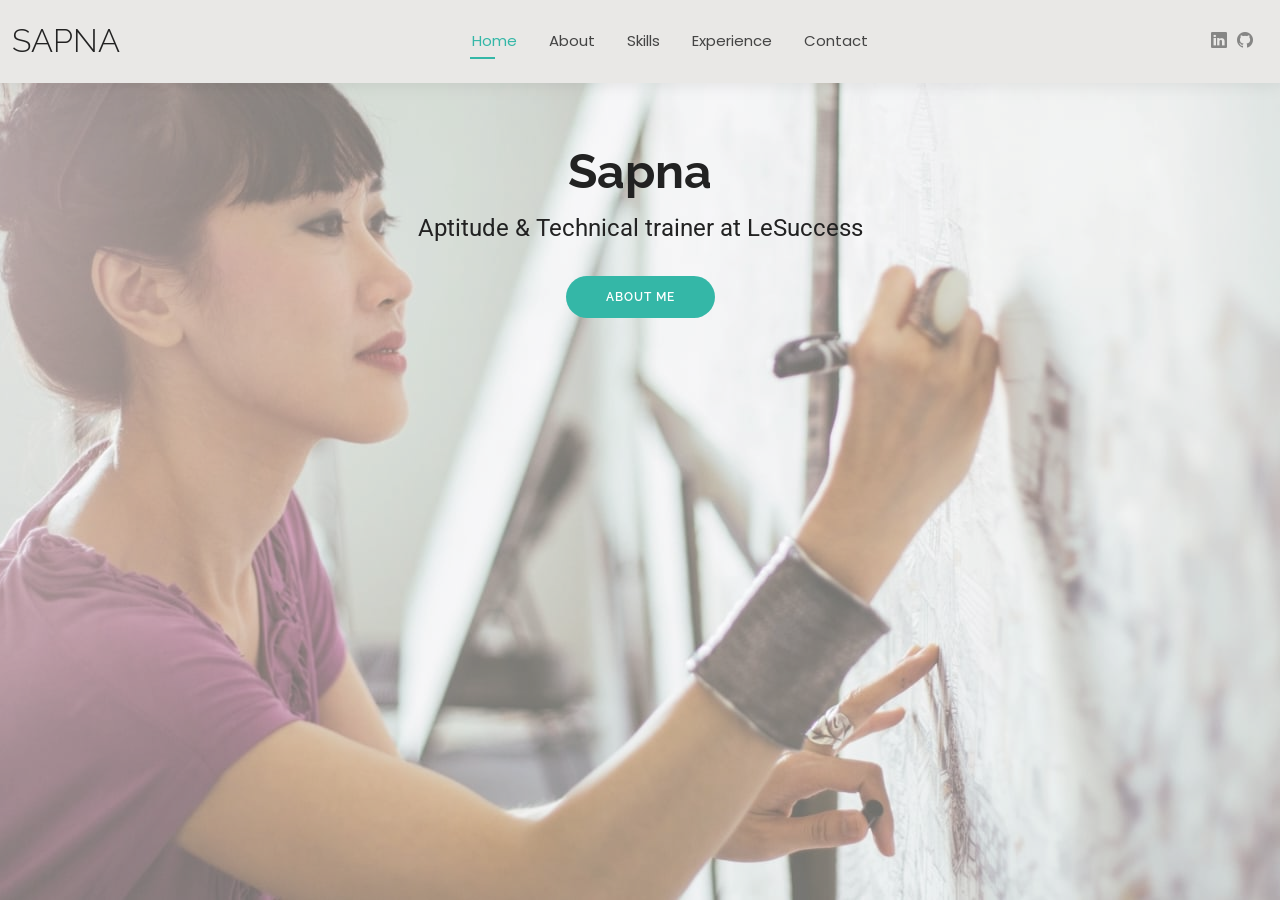
<file: index.html>
<!DOCTYPE html>
<html lang="en">

<head>
  <meta charset="utf-8">
  <meta content="width=device-width, initial-scale=1.0" name="viewport">
  <title>SAPNA</title>
  <meta name="description" content="">
  <meta name="keywords" content="">

  <!-- Favicons -->
  <link href="assets/img/favicon.png" rel="icon">
  <link href="assets/img/apple-touch-icon.png" rel="apple-touch-icon">

  <!-- Fonts -->
  <link href="https://fonts.googleapis.com" rel="preconnect">
  <link href="https://fonts.gstatic.com" rel="preconnect" crossorigin>
  <link href="https://fonts.googleapis.com/css2?family=Roboto:ital,wght@0,100;0,300;0,400;0,500;0,700;0,900;1,100;1,300;1,400;1,500;1,700;1,900&family=Poppins:ital,wght@0,100;0,200;0,300;0,400;0,500;0,600;0,700;0,800;0,900;1,100;1,200;1,300;1,400;1,500;1,600;1,700;1,800;1,900&family=Raleway:ital,wght@0,100;0,200;0,300;0,400;0,500;0,600;0,700;0,800;0,900;1,100;1,200;1,300;1,400;1,500;1,600;1,700;1,800;1,900&display=swap" rel="stylesheet">

  <!-- Vendor CSS Files -->
  <link href="assets/vendor/bootstrap/css/bootstrap.min.css" rel="stylesheet">
  <link href="assets/vendor/bootstrap-icons/bootstrap-icons.css" rel="stylesheet">
  <link href="assets/vendor/aos/aos.css" rel="stylesheet">
  <link href="assets/vendor/swiper/swiper-bundle.min.css" rel="stylesheet">
  <link href="assets/vendor/glightbox/css/glightbox.min.css" rel="stylesheet">

  <!-- Main CSS File -->
  <link href="assets/css/main.css" rel="stylesheet">

  <!-- =======================================================
  * Template Name: Kelly
  * Template URL: https://bootstrapmade.com/kelly-free-bootstrap-cv-resume-html-template/
  * Updated: Aug 07 2024 with Bootstrap v5.3.3
  * Author: BootstrapMade.com
  * License: https://bootstrapmade.com/license/
  ======================================================== -->
</head>

<body class="index-page">

  <header id="header" class="header d-flex align-items-center light-background sticky-top">
    <div class="container-fluid position-relative d-flex align-items-center justify-content-between">

      <a href="index.html" class="logo d-flex align-items-center me-auto me-xl-0">
        <!-- Uncomment the line below if you also wish to use an image logo -->
        <!-- <img src="assets/img/logo.png" alt=""> -->
        <h1 class="sitename">Sapna</h1>
      </a>

      <nav id="navmenu" class="navmenu">
        <ul>
          <li><a href="index.html" class="active">Home</a></li>
          <li><a href="about.html">About</a></li>
          <li><a href="skills.html">Skills</a></li>
          <li><a href="services.html">Experience</a></li>
          <li><a href="contact.html">Contact</a></li>
        </ul>
        <i class="mobile-nav-toggle d-xl-none bi bi-list"></i>
      </nav>

      <div class="header-social-links">
        <a href="https://www.linkedin.com/in/sapna-mithra" class="linkedin"><i class="bi bi-linkedin"></i></a>
        <a href="https://github.com/sapnam1606" class="github"><i class="bi bi-github"></i></a>
      </div>

    </div>
  </header>

  <main class="main">

    <!-- Hero Section -->
    <section id="hero" class="hero section">

      <img src="assets/img/background.jpeg" alt="" data-aos="fade-in"  style="opacity: 0.6;">

      <div class="container text-center" data-aos="zoom-out" data-aos-delay="100">
        <div class="row justify-content-center">
          <div class="col-lg-8">
            <h2>Sapna</h2>
            <p>Aptitude & Technical trainer at LeSuccess</p>
            <a href="about.html" class="btn-get-started">About Me</a>
          </div>
        </div>
      </div>

    </section><!-- /Hero Section -->

  </main>


  <!-- Scroll Top -->
  <a href="#" id="scroll-top" class="scroll-top d-flex align-items-center justify-content-center"><i class="bi bi-arrow-up-short"></i></a>

  <!-- Preloader -->
  <div id="preloader"></div>

  <!-- Vendor JS Files -->
  <script src="assets/vendor/bootstrap/js/bootstrap.bundle.min.js"></script>
  <script src="assets/vendor/php-email-form/validate.js"></script>
  <script src="assets/vendor/aos/aos.js"></script>
  <script src="assets/vendor/waypoints/noframework.waypoints.js"></script>
  <script src="assets/vendor/purecounter/purecounter_vanilla.js"></script>
  <script src="assets/vendor/swiper/swiper-bundle.min.js"></script>
  <script src="assets/vendor/glightbox/js/glightbox.min.js"></script>
  <script src="assets/vendor/imagesloaded/imagesloaded.pkgd.min.js"></script>
  <script src="assets/vendor/isotope-layout/isotope.pkgd.min.js"></script>

  <!-- Main JS File -->
  <script src="assets/js/main.js"></script>

</body>

</html>
</file>
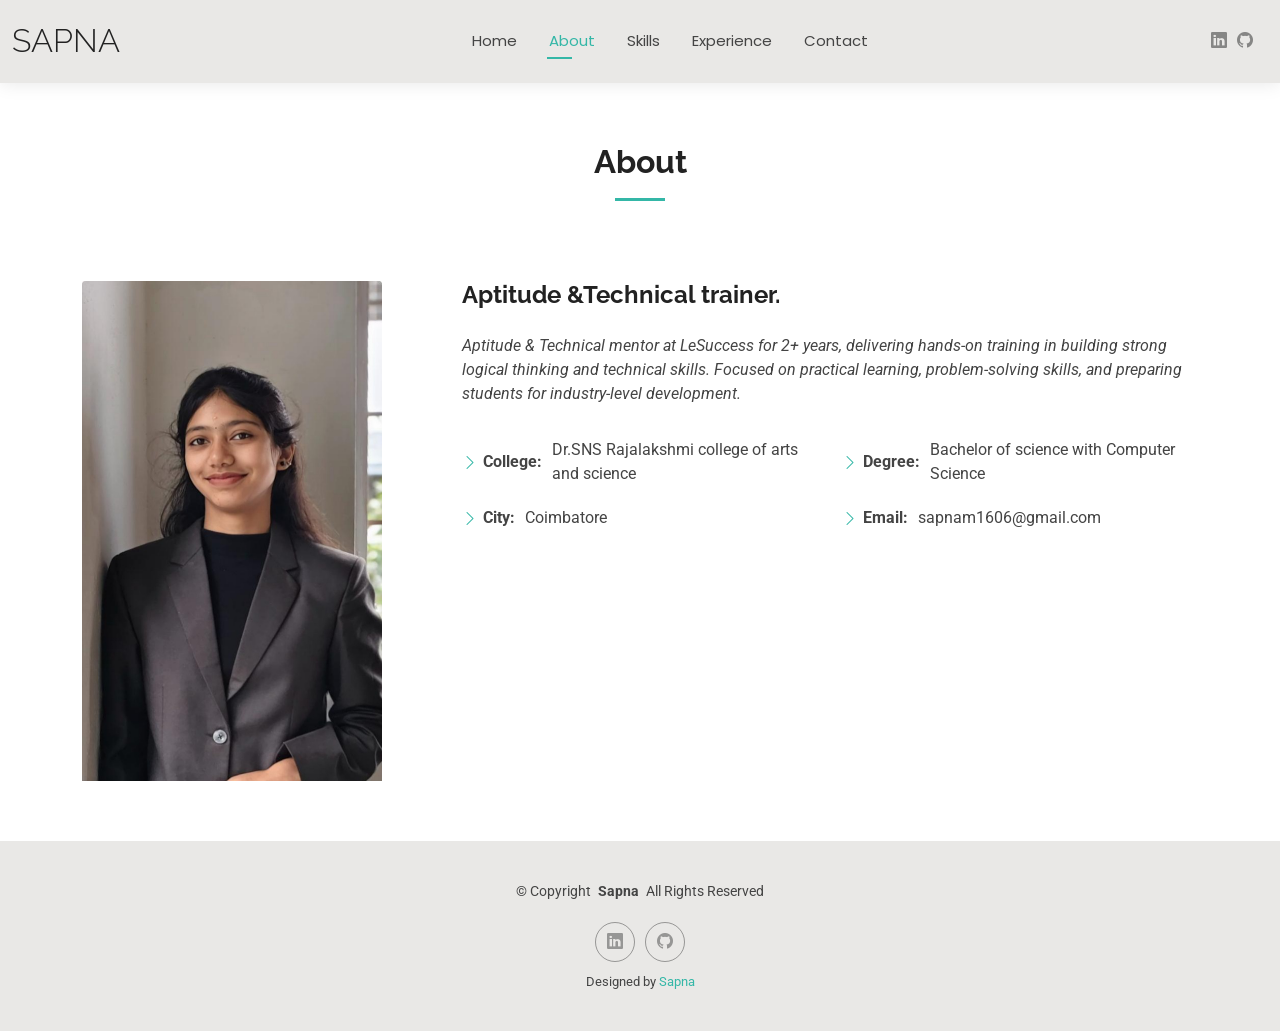
<file: about.html>
<!DOCTYPE html>
<html lang="en">

<head>
  <meta charset="utf-8">
  <meta content="width=device-width, initial-scale=1.0" name="viewport">
  <title>SAPNA</title>
  <meta name="description" content="">
  <meta name="keywords" content="">

  <!-- Favicons -->
  <link href="assets/img/favicon.png" rel="icon">
  <link href="assets/img/apple-touch-icon.png" rel="apple-touch-icon">

  <!-- Fonts -->
  <link href="https://fonts.googleapis.com" rel="preconnect">
  <link href="https://fonts.gstatic.com" rel="preconnect" crossorigin>
  <link href="https://fonts.googleapis.com/css2?family=Roboto:ital,wght@0,100;0,300;0,400;0,500;0,700;0,900;1,100;1,300;1,400;1,500;1,700;1,900&family=Poppins:ital,wght@0,100;0,200;0,300;0,400;0,500;0,600;0,700;0,800;0,900;1,100;1,200;1,300;1,400;1,500;1,600;1,700;1,800;1,900&family=Raleway:ital,wght@0,100;0,200;0,300;0,400;0,500;0,600;0,700;0,800;0,900;1,100;1,200;1,300;1,400;1,500;1,600;1,700;1,800;1,900&display=swap" rel="stylesheet">

  <!-- Vendor CSS Files -->
  <link href="assets/vendor/bootstrap/css/bootstrap.min.css" rel="stylesheet">
  <link href="assets/vendor/bootstrap-icons/bootstrap-icons.css" rel="stylesheet">
  <link href="assets/vendor/aos/aos.css" rel="stylesheet">
  <link href="assets/vendor/swiper/swiper-bundle.min.css" rel="stylesheet">
  <link href="assets/vendor/glightbox/css/glightbox.min.css" rel="stylesheet">

  <!-- Main CSS File -->
  <link href="assets/css/main.css" rel="stylesheet">

  <!-- =======================================================
  * Template Name: Kelly
  * Template URL: https://bootstrapmade.com/kelly-free-bootstrap-cv-resume-html-template/
  * Updated: Aug 07 2024 with Bootstrap v5.3.3
  * Author: BootstrapMade.com
  * License: https://bootstrapmade.com/license/
  ======================================================== -->
</head>

<body class="about-page">

  <header id="header" class="header d-flex align-items-center light-background sticky-top">
    <div class="container-fluid position-relative d-flex align-items-center justify-content-between">

      <a href="index.html" class="logo d-flex align-items-center me-auto me-xl-0">
        <!-- Uncomment the line below if you also wish to use an image logo -->
        <!-- <img src="assets/img/logo.png" alt=""> -->
        <h1 class="sitename">Sapna</h1>
      </a>

      <nav id="navmenu" class="navmenu">
        <ul>
          <li><a href="index.html">Home</a></li>
          <li><a href="about.html" class="active">About</a></li>
          <li><a href="skills.html">Skills</a></li>
          <li><a href="services.html">Experience</a></li>
          <li><a href="contact.html">Contact</a></li>
        </ul>
        <i class="mobile-nav-toggle d-xl-none bi bi-list"></i>
      </nav>

      <div class="header-social-links">
        <a href="https://www.linkedin.com/in/sapna-mithra" class="linkedin"><i class="bi bi-linkedin"></i></a>
        <a href="https://github.com/sapnam1606" class="github"><i class="bi bi-github"></i></a>
      </div>

    </div>
  </header>

  <main class="main">

    <!-- About Section -->
    <section id="about" class="about section">

      <!-- Section Title -->
      <div class="container section-title" data-aos="fade-up">
        <h2>About</h2>
      </div><!-- End Section Title -->

      <div class="container" data-aos="fade-up" data-aos-delay="100">

        <div class="row gy-4 justify-content-center">
          <div class="col-lg-4">
            <img src="assets/img/sapna.jpeg" class="img-fluid" alt="" style="height: 500px; width:300px;">
          </div>
          <div class="col-lg-8 content">
            <h2>Aptitude &amp;Technical trainer.</h2>
            <p class="fst-italic py-3">
           Aptitude & Technical mentor at LeSuccess for 2+ years, delivering hands-on training in building strong logical thinking and technical skills. Focused on practical learning, problem-solving skills, and preparing students for industry-level development.
            </p>
            <div class="row">
              <div class="col-lg-6">
                <ul>
                 
                  <li><i class="bi bi-chevron-right"></i> <strong>College:</strong> <span>Dr.SNS Rajalakshmi college of arts and science</span></li>
                  <li><i class="bi bi-chevron-right"></i> <strong>City:</strong> <span>Coimbatore</span></li>
                </ul>
              </div>
              <div class="col-lg-6">
                <ul>
                 
                  <li><i class="bi bi-chevron-right"></i> <strong>Degree:</strong> <span>Bachelor of science with Computer Science</span></li>
                  <li><i class="bi bi-chevron-right"></i> <strong>Email:</strong> <span>sapnam1606@gmail.com</span></li>
                </ul>
              </div>
            </div>
          </div>
        </div>

      </div>

    </section><!-- /About Section -->

    
    
  

     
  </main>

  <footer id="footer" class="footer light-background">

    <div class="container">
      <div class="copyright text-center ">
        <p>© <span>Copyright</span> <strong class="px-1 sitename">Sapna</strong> <span>All Rights Reserved<br></span></p>
      </div>
      <div class="social-links d-flex justify-content-center">
        <a href="https://www.linkedin.com/in/sapna-mithra"><i class="bi bi-linkedin"></i></a>
        <a href="https://github.com/sapnam1606"><i class="bi bi-github"></i></a>
      </div>
      <div class="credits">
        <!-- All the links in the footer should remain intact. -->
        <!-- You can delete the links only if you've purchased the pro version. -->
        <!-- Licensing information: https://bootstrapmade.com/license/ -->
        <!-- Purchase the pro version with working PHP/AJAX contact form: [buy-url] -->
        Designed by <a href="https://bootstrapmade.com/">Sapna</a> 
      </div>
    </div>

  </footer>

  <!-- Scroll Top -->
  <a href="#" id="scroll-top" class="scroll-top d-flex align-items-center justify-content-center"><i class="bi bi-arrow-up-short"></i></a>

  <!-- Preloader -->
  <div id="preloader"></div>

  <!-- Vendor JS Files -->
  <script src="assets/vendor/bootstrap/js/bootstrap.bundle.min.js"></script>
  <script src="assets/vendor/php-email-form/validate.js"></script>
  <script src="assets/vendor/aos/aos.js"></script>
  <script src="assets/vendor/waypoints/noframework.waypoints.js"></script>
  <script src="assets/vendor/purecounter/purecounter_vanilla.js"></script>
  <script src="assets/vendor/swiper/swiper-bundle.min.js"></script>
  <script src="assets/vendor/glightbox/js/glightbox.min.js"></script>
  <script src="assets/vendor/imagesloaded/imagesloaded.pkgd.min.js"></script>
  <script src="assets/vendor/isotope-layout/isotope.pkgd.min.js"></script>

  <!-- Main JS File -->
  <script src="assets/js/main.js"></script>

</body>

</html>
</file>
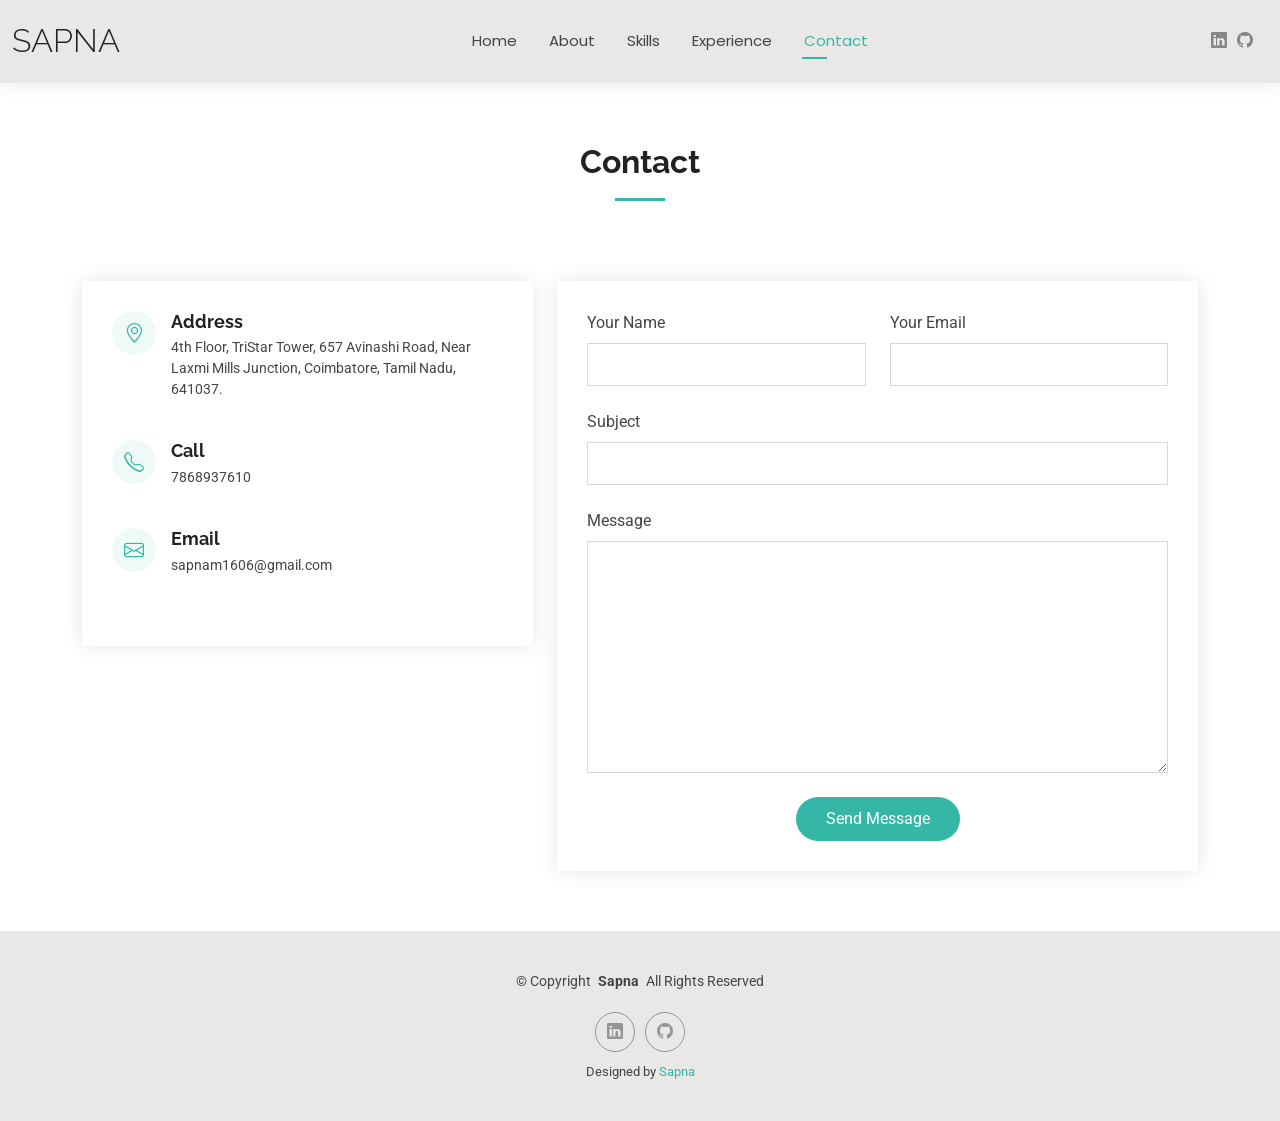
<file: contact.html>
<!DOCTYPE html>
<html lang="en">

<head>
  <meta charset="utf-8">
  <meta content="width=device-width, initial-scale=1.0" name="viewport">
  <title>SAPNA</title>
  <meta name="description" content="">
  <meta name="keywords" content="">

  <!-- Favicons -->
  <link href="assets/img/favicon.png" rel="icon">
  <link href="assets/img/apple-touch-icon.png" rel="apple-touch-icon">

  <!-- Fonts -->
  <link href="https://fonts.googleapis.com" rel="preconnect">
  <link href="https://fonts.gstatic.com" rel="preconnect" crossorigin>
  <link href="https://fonts.googleapis.com/css2?family=Roboto:ital,wght@0,100;0,300;0,400;0,500;0,700;0,900;1,100;1,300;1,400;1,500;1,700;1,900&family=Poppins:ital,wght@0,100;0,200;0,300;0,400;0,500;0,600;0,700;0,800;0,900;1,100;1,200;1,300;1,400;1,500;1,600;1,700;1,800;1,900&family=Raleway:ital,wght@0,100;0,200;0,300;0,400;0,500;0,600;0,700;0,800;0,900;1,100;1,200;1,300;1,400;1,500;1,600;1,700;1,800;1,900&display=swap" rel="stylesheet">

  <!-- Vendor CSS Files -->
  <link href="assets/vendor/bootstrap/css/bootstrap.min.css" rel="stylesheet">
  <link href="assets/vendor/bootstrap-icons/bootstrap-icons.css" rel="stylesheet">
  <link href="assets/vendor/aos/aos.css" rel="stylesheet">
  <link href="assets/vendor/swiper/swiper-bundle.min.css" rel="stylesheet">
  <link href="assets/vendor/glightbox/css/glightbox.min.css" rel="stylesheet">

  <!-- Main CSS File -->
  <link href="assets/css/main.css" rel="stylesheet">

  <!-- =======================================================
  * Template Name: Kelly
  * Template URL: https://bootstrapmade.com/kelly-free-bootstrap-cv-resume-html-template/
  * Updated: Aug 07 2024 with Bootstrap v5.3.3
  * Author: BootstrapMade.com
  * License: https://bootstrapmade.com/license/
  ======================================================== -->
</head>

<body class="contact-page">

  <header id="header" class="header d-flex align-items-center light-background sticky-top">
    <div class="container-fluid position-relative d-flex align-items-center justify-content-between">

      <a href="index.html" class="logo d-flex align-items-center me-auto me-xl-0">
        <!-- Uncomment the line below if you also wish to use an image logo -->
        <!-- <img src="assets/img/logo.png" alt=""> -->
        <h1 class="sitename">Sapna</h1>
      </a>

      <nav id="navmenu" class="navmenu">
        <ul>
          <li><a href="index.html">Home</a></li>
          <li><a href="about.html">About</a></li>
          <li><a href="skills.html">Skills</a></li>
          <li><a href="services.html">Experience</a></li>
          <li><a href="contact.html" class="active">Contact</a></li>
        </ul>
        <i class="mobile-nav-toggle d-xl-none bi bi-list"></i>
      </nav>

      <div class="header-social-links">
        <a href="https://www.linkedin.com/in/sapna-mithra" class="linkedin"><i class="bi bi-linkedin"></i></a>
        <a href="#" class="github"><i class="bi bi-github"></i></a>
      </div>

    </div>
  </header>

  <main class="main">

    <!-- Contact Section -->
    <section id="contact" class="contact section">

      <!-- Section Title -->
      <div class="container section-title" data-aos="fade-up">
        <h2>Contact</h2>
      </div><!-- End Section Title -->

      <div class="container" data-aos="fade-up" data-aos-delay="100">

        <div class="row gy-4">

          <div class="col-lg-5">

            <div class="info-wrap">
              <div class="info-item d-flex" data-aos="fade-up" data-aos-delay="200">
                <i class="bi bi-geo-alt flex-shrink-0"></i>
                <div>
                  <h3>Address</h3>
                  <p>4th Floor, TriStar Tower, 657 Avinashi Road, Near Laxmi Mills Junction, Coimbatore, Tamil Nadu, 641037. </p>
                </div>
              </div><!-- End Info Item -->

              <div class="info-item d-flex" data-aos="fade-up" data-aos-delay="300">
                <i class="bi bi-telephone flex-shrink-0"></i>
                <div>
                  <h3>Call</h3>
                  <p>7868937610</p>
                </div>
              </div><!-- End Info Item -->

              <div class="info-item d-flex" data-aos="fade-up" data-aos-delay="400">
                <i class="bi bi-envelope flex-shrink-0"></i>
                <div>
                  <h3>Email</h3>
                  <p>sapnam1606@gmail.com</p>
                </div>
              </div><!-- End Info Item -->

              <!-- <iframe src="https://www.google.com/maps/embed?pb=!1m14!1m8!1m3!1d48389.78314118045!2d-74.006138!3d40.710059!3m2!1i1024!2i768!4f13.1!3m3!1m2!1s0x89c25a22a3bda30d%3A0xb89d1fe6bc499443!2sDowntown%20Conference%20Center!5e0!3m2!1sen!2sus!4v1676961268712!5m2!1sen!2sus" frameborder="0" style="border:0; width: 100%; height: 270px;" allowfullscreen="" loading="lazy" referrerpolicy="no-referrer-when-downgrade"></iframe> -->
            </div>
          </div>

          <div class="col-lg-7">
            <form action="forms/contact.php" method="post" class="php-email-form" data-aos="fade-up" data-aos-delay="200">
              <div class="row gy-4">

                <div class="col-md-6">
                  <label for="name-field" class="pb-2">Your Name</label>
                  <input type="text" name="name" id="name-field" class="form-control" required="">
                </div>

                <div class="col-md-6">
                  <label for="email-field" class="pb-2">Your Email</label>
                  <input type="email" class="form-control" name="email" id="email-field" required="">
                </div>

                <div class="col-md-12">
                  <label for="subject-field" class="pb-2">Subject</label>
                  <input type="text" class="form-control" name="subject" id="subject-field" required="">
                </div>

                <div class="col-md-12">
                  <label for="message-field" class="pb-2">Message</label>
                  <textarea class="form-control" name="message" rows="10" id="message-field" required=""></textarea>
                </div>

                <div class="col-md-12 text-center">
                  <div class="loading">Loading</div>
                  <div class="error-message"></div>
                  <div class="sent-message">Your message has been sent. Thank you!</div>

                  <button type="submit">Send Message</button>
                </div>

              </div>
            </form>
          </div><!-- End Contact Form -->

        </div>

      </div>

    </section><!-- /Contact Section -->

  </main>

  <footer id="footer" class="footer light-background">

    <div class="container">
      <div class="copyright text-center ">
        <p>© <span>Copyright</span> <strong class="px-1 sitename">Sapna</strong> <span>All Rights Reserved<br></span></p>
      </div>
      <div class="social-links d-flex justify-content-center">
        <a href="https://www.linkedin.com/in/sapna-mithra"><i class="bi bi-linkedin"></i></a>
        <a href="https://github.com/sapnam1606"><i class="bi bi-github"></i></a>
      </div>
      <div class="credits">
        <!-- All the links in the footer should remain intact. -->
        <!-- You can delete the links only if you've purchased the pro version. -->
        <!-- Licensing information: https://bootstrapmade.com/license/ -->
        <!-- Purchase the pro version with working PHP/AJAX contact form: [buy-url] -->
        Designed by <a href="https://bootstrapmade.com/">Sapna</a>
      </div>
    </div>

  </footer>

  <!-- Scroll Top -->
  <a href="#" id="scroll-top" class="scroll-top d-flex align-items-center justify-content-center"><i class="bi bi-arrow-up-short"></i></a>

  <!-- Preloader -->
  <div id="preloader"></div>

  <!-- Vendor JS Files -->
  <script src="assets/vendor/bootstrap/js/bootstrap.bundle.min.js"></script>
  <script src="assets/vendor/php-email-form/validate.js"></script>
  <script src="assets/vendor/aos/aos.js"></script>
  <script src="assets/vendor/waypoints/noframework.waypoints.js"></script>
  <script src="assets/vendor/purecounter/purecounter_vanilla.js"></script>
  <script src="assets/vendor/swiper/swiper-bundle.min.js"></script>
  <script src="assets/vendor/glightbox/js/glightbox.min.js"></script>
  <script src="assets/vendor/imagesloaded/imagesloaded.pkgd.min.js"></script>
  <script src="assets/vendor/isotope-layout/isotope.pkgd.min.js"></script>

  <!-- Main JS File -->
  <script src="assets/js/main.js"></script>

</body>

</html>
</file>
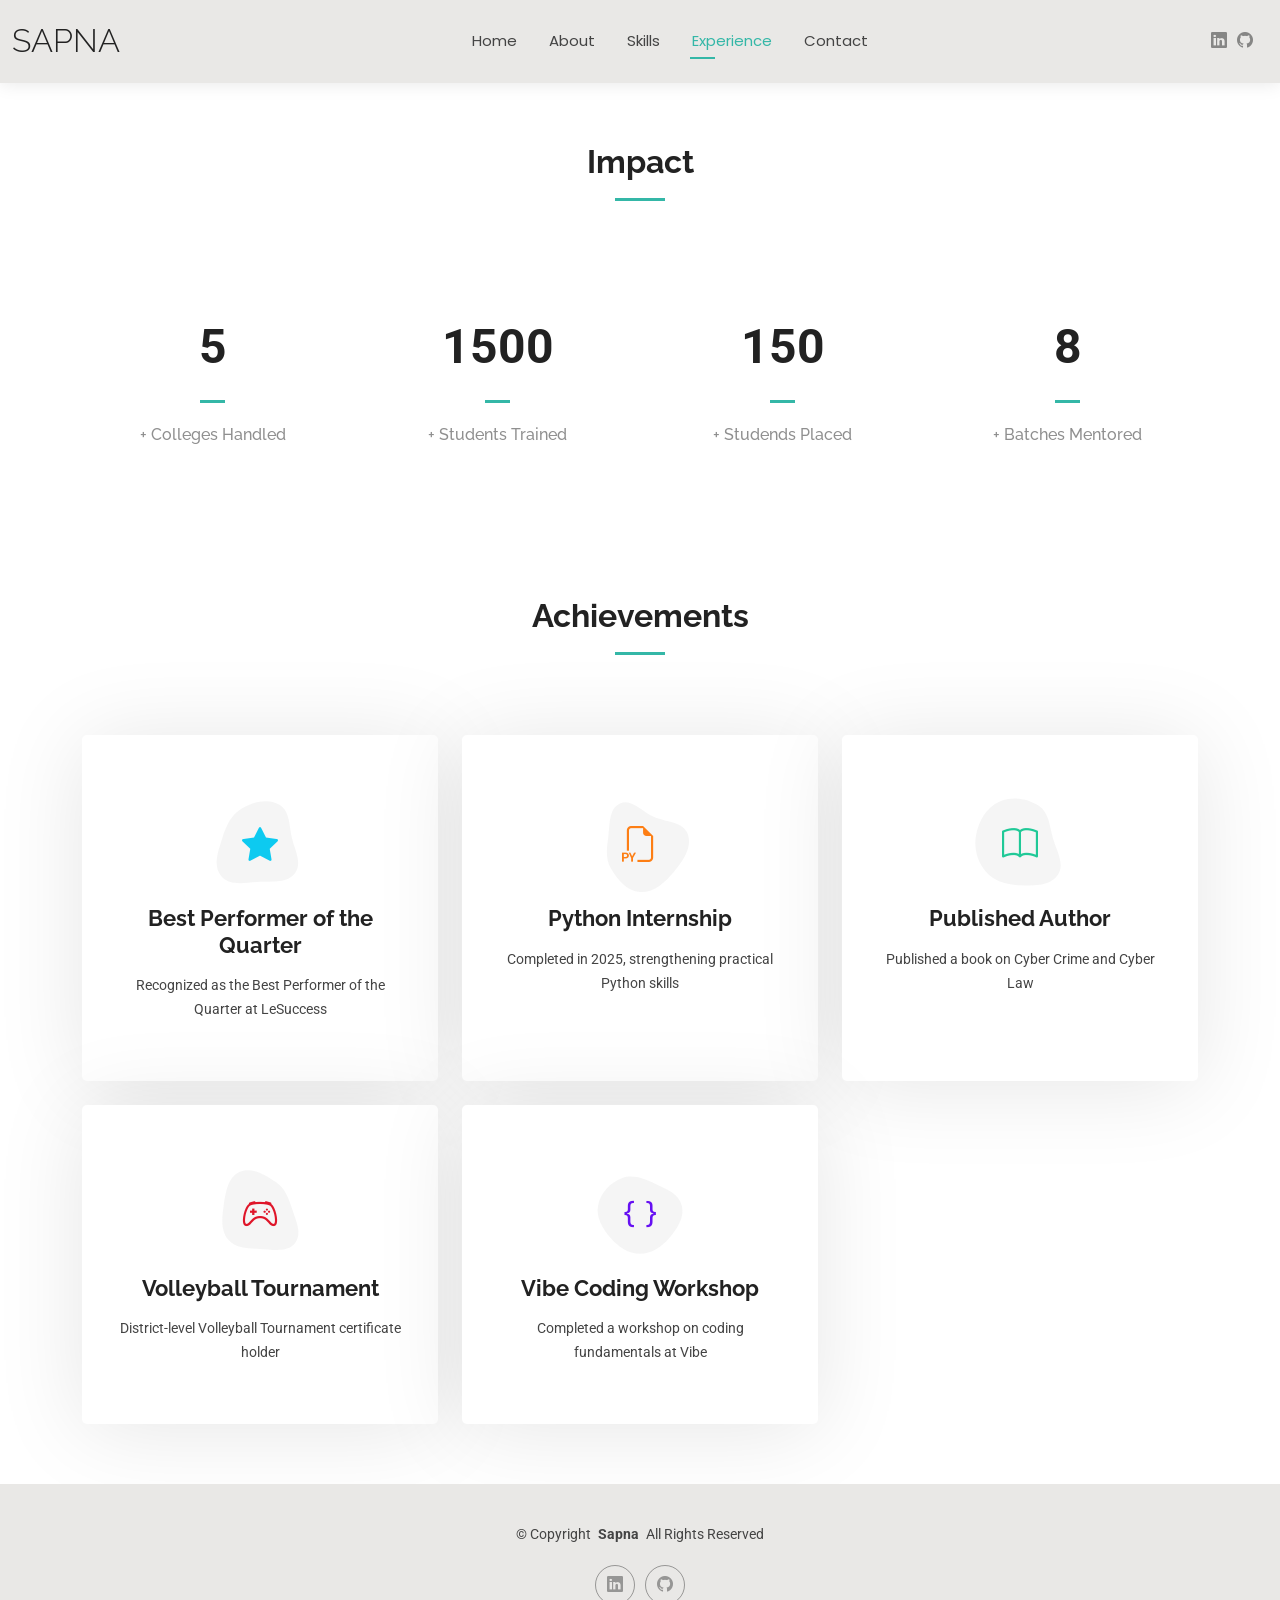
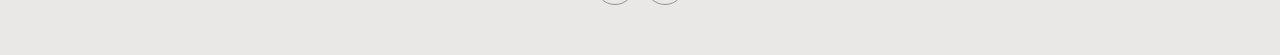
<file: services.html>
<!DOCTYPE html>
<html lang="en">

<head>
  <meta charset="utf-8">
  <meta content="width=device-width, initial-scale=1.0" name="viewport">
  <title>SAPNA</title>
  <meta name="description" content="">
  <meta name="keywords" content="">

  <!-- Favicons -->
  <link href="assets/img/favicon.png" rel="icon">
  <link href="assets/img/apple-touch-icon.png" rel="apple-touch-icon">

  <!-- Fonts -->
  <link href="https://fonts.googleapis.com" rel="preconnect">
  <link href="https://fonts.gstatic.com" rel="preconnect" crossorigin>
  <link href="https://fonts.googleapis.com/css2?family=Roboto:ital,wght@0,100;0,300;0,400;0,500;0,700;0,900;1,100;1,300;1,400;1,500;1,700;1,900&family=Poppins:ital,wght@0,100;0,200;0,300;0,400;0,500;0,600;0,700;0,800;0,900;1,100;1,200;1,300;1,400;1,500;1,600;1,700;1,800;1,900&family=Raleway:ital,wght@0,100;0,200;0,300;0,400;0,500;0,600;0,700;0,800;0,900;1,100;1,200;1,300;1,400;1,500;1,600;1,700;1,800;1,900&display=swap" rel="stylesheet">

  <!-- Vendor CSS Files -->
  <link href="assets/vendor/bootstrap/css/bootstrap.min.css" rel="stylesheet">
  <link href="assets/vendor/bootstrap-icons/bootstrap-icons.css" rel="stylesheet">
  <link href="assets/vendor/aos/aos.css" rel="stylesheet">
  <link href="assets/vendor/swiper/swiper-bundle.min.css" rel="stylesheet">
  <link href="assets/vendor/glightbox/css/glightbox.min.css" rel="stylesheet">

  <!-- Main CSS File -->
  <link href="assets/css/main.css" rel="stylesheet">

  <!-- =======================================================
  * Template Name: Kelly
  * Template URL: https://bootstrapmade.com/kelly-free-bootstrap-cv-resume-html-template/
  * Updated: Aug 07 2024 with Bootstrap v5.3.3
  * Author: BootstrapMade.com
  * License: https://bootstrapmade.com/license/
  ======================================================== -->
</head>

<body class="services-page">

  <header id="header" class="header d-flex align-items-center light-background sticky-top">
    <div class="container-fluid position-relative d-flex align-items-center justify-content-between">

      <a href="index.html" class="logo d-flex align-items-center me-auto me-xl-0">
        <!-- Uncomment the line below if you also wish to use an image logo -->
        <!-- <img src="assets/img/logo.png" alt=""> -->
        <h1 class="sitename">Sapna</h1>
      </a>

      <nav id="navmenu" class="navmenu">
        <ul>
          <li><a href="index.html">Home</a></li>
          <li><a href="about.html">About</a></li>
          <li><a href="skills.html">Skills</a></li>
          <li><a href="services.html" class="active">Experience</a></li>
          <li><a href="contact.html">Contact</a></li>
        </ul>
        <i class="mobile-nav-toggle d-xl-none bi bi-list"></i>
      </nav>

      <div class="header-social-links">
        <a href="https://www.linkedin.com/in/sapna-mithra" class="linkedin"><i class="bi bi-linkedin"></i></a>
        <a href="https://github.com/sapnam1606" class="github"><i class="bi bi-github"></i></a>
      </div>

    </div>
  </header>

  <main class="main">

    <!-- Stats Section -->
    <section id="stats" class="stats section">

      <!-- Section Title -->
      <div class="container section-title" data-aos="fade-up">
        <h2>Impact</h2>
      </div><!-- End Section Title -->

      <div class="container" data-aos="fade-up" data-aos-delay="100">

        <div class="row gy-4">

          <div class="col-lg-3 col-md-6">
            <div class="stats-item text-center w-100 h-100">
              <span data-purecounter-start="0" data-purecounter-end="5" data-purecounter-duration="1" class="purecounter"></span>
              <p>+ Colleges Handled</p>
            </div>
          </div><!-- End Stats Item -->

          <div class="col-lg-3 col-md-6">
            <div class="stats-item text-center w-100 h-100">
              <span data-purecounter-start="0" data-purecounter-end="1500" data-purecounter-duration="1" class="purecounter"></span>
              <p>+ Students Trained</p>
            </div>
          </div><!-- End Stats Item -->

          <div class="col-lg-3 col-md-6">
            <div class="stats-item text-center w-100 h-100">
              <span data-purecounter-start="0" data-purecounter-end="150" data-purecounter-duration="1" class="purecounter"></span>
              <p>+ Studends Placed </p>
            </div>
          </div><!-- End Stats Item -->

          <div class="col-lg-3 col-md-6">
            <div class="stats-item text-center w-100 h-100">
              <span data-purecounter-start="0" data-purecounter-end="8" data-purecounter-duration="1" class="purecounter"></span>
              <p>+ Batches Mentored</p>
            </div>
          </div><!-- End Stats Item -->

        </div>

      </div>
    </section><!-- End Stats Section -->

    <!-- Services Section -->
    <section id="services" class="services section">

      <!-- Section Title -->
      <div class="container section-title" data-aos="fade-up">
        <h2>Achievements</h2>
      </div><!-- End Section Title -->

      <div class="container">

        <div class="row gy-4">

          <div class="col-lg-4 col-md-6" data-aos="fade-up" data-aos-delay="100">
            <div class="service-item item-cyan position-relative">
              <div class="icon">
                <svg width="100" height="100" viewBox="0 0 600 600" xmlns="http://www.w3.org/2000/svg">
                  <path stroke="none" stroke-width="0" fill="#f5f5f5" d="M300,521.0016835830174C376.1290562159157,517.8887921683347,466.0731472004068,529.7835943286574,510.70327084640275,468.03025145048787C554.3714126377745,407.6079735673963,508.03601936045806,328.9844924480964,491.2728898941984,256.3432110539036C474.5976632858925,184.082847569629,479.9380746630129,96.60480741107993,416.23090153303,58.64404602377083C348.86323505073057,18.502131276798302,261.93793281208167,40.57373210992963,193.5410806939664,78.93577620505333C130.42746243093433,114.334589627462,98.30271207620316,179.96522072025542,76.75703585869454,249.04625023123273C51.97151888228291,328.5150500222984,13.704378332031375,421.85034740162234,66.52175969318436,486.19268352777647C119.04800174914682,550.1803526380478,217.28368757567262,524.383925680826,300,521.0016835830174"></path>
                </svg>
                <i class="bi bi-star-fill"></i>
              </div>
              <a href="#" class="stretched-link">
                <h3>Best Performer of the Quarter</h3>
              </a>
              <p>Recognized as the Best Performer of the Quarter at LeSuccess</p>
            </div>
          </div><!-- End Service Item -->

          <div class="col-lg-4 col-md-6" data-aos="fade-up" data-aos-delay="200">
            <div class="service-item item-orange position-relative">
              <div class="icon">
                <svg width="100" height="100" viewBox="0 0 600 600" xmlns="http://www.w3.org/2000/svg">
                  <path stroke="none" stroke-width="0" fill="#f5f5f5" d="M300,582.0697525312426C382.5290701553225,586.8405444964366,449.9789794690241,525.3245884688669,502.5850820975895,461.55621195738473C556.606425686781,396.0723002908107,615.8543463187945,314.28637112970534,586.6730223649479,234.56875336149918C558.9533121215079,158.8439757836574,454.9685369536778,164.00468322053177,381.49747125262974,130.76875717737553C312.15926192815925,99.40240125094834,248.97055460311594,18.661163978235184,179.8680185752513,50.54337015887873C110.5421016452524,82.52863877960104,119.82277516462835,180.83849132639028,109.12597500060166,256.43424936330496C100.08760227029461,320.3096726198365,92.17705696193138,384.0621239912766,124.79988738764834,439.7174275375508C164.83382741302287,508.01625554203684,220.96474134820875,577.5009287672846,300,582.0697525312426"></path>
                </svg>
                <i class="bi bi-filetype-py"></i>
              </div>
              <a href="#" class="stretched-link">
                <h3>Python Internship</h3>
              </a>
              <p>Completed in 2025, strengthening practical Python skills</p>
            </div>
          </div><!-- End Service Item -->

          <div class="col-lg-4 col-md-6" data-aos="fade-up" data-aos-delay="300">
            <div class="service-item item-teal position-relative">
              <div class="icon">
                <svg width="100" height="100" viewBox="0 0 600 600" xmlns="http://www.w3.org/2000/svg">
                  <path stroke="none" stroke-width="0" fill="#f5f5f5" d="M300,541.5067337569781C382.14930387511276,545.0595476570109,479.8736841581634,548.3450877840088,526.4010558755058,480.5488172755941C571.5218469581645,414.80211281144784,517.5187510058486,332.0715597781072,496.52539010469104,255.14436215662573C477.37192572678356,184.95920475031193,473.57363656557914,105.61284051026155,413.0603344069578,65.22779650032875C343.27470386102294,18.654635553484475,251.2091493199835,5.337323636656869,175.0934190732945,40.62881213300186C97.87086631185822,76.43348514350839,51.98124368387456,156.15599469081315,36.44837278890362,239.84606092416172C21.716077023791087,319.22268207091537,43.775223500013084,401.1760424656574,96.891909868211,461.97329694683043C147.22146801428983,519.5804099606455,223.5754009179313,538.201503339737,300,541.5067337569781"></path>
                </svg>
                <i class="bi bi-book"></i>
              </div>
              <a href="#" class="stretched-link">
                <h3>Published Author</h3>
              </a>
              <p>Published a book on Cyber Crime and Cyber Law</p>
            </div>
          </div><!-- End Service Item -->

          <div class="col-lg-4 col-md-6" data-aos="fade-up" data-aos-delay="400">
            <div class="service-item item-red position-relative">
              <div class="icon">
                <svg width="100" height="100" viewBox="0 0 600 600" xmlns="http://www.w3.org/2000/svg">
                  <path stroke="none" stroke-width="0" fill="#f5f5f5" d="M300,503.46388370962813C374.79870501325706,506.71871716319447,464.8034551963731,527.1746412648533,510.4981551193396,467.86667711651364C555.9287308511215,408.9015244558933,512.6030010748507,327.5744911775523,490.211057578863,256.5855673507754C471.097692560561,195.9906835881958,447.69079081568157,138.11976852964426,395.19560036434837,102.3242989838813C329.3053358748298,57.3949838291264,248.02791733380457,8.279543830951368,175.87071277845988,42.242879143198664C103.41431057327972,76.34704239035025,93.79494320519305,170.9812938413882,81.28167332365135,250.07896920659033C70.17666984294237,320.27484674793965,64.84698225790005,396.69656628748305,111.28512138212992,450.4950937839243C156.20124167950087,502.5303643271138,231.32542653798444,500.4755392045468,300,503.46388370962813"></path>
                </svg>
                <i class="bi bi-controller"></i>
              </div>
              <a href="#" class="stretched-link">
                <h3>Volleyball Tournament</h3>
              </a>
              <p>District-level Volleyball Tournament certificate holder</p>
              <a href="#" class="stretched-link"></a>
            </div>
          </div><!-- End Service Item -->

          <div class="col-lg-4 col-md-6" data-aos="fade-up" data-aos-delay="500">
            <div class="service-item item-indigo position-relative">
              <div class="icon">
                <svg width="100" height="100" viewBox="0 0 600 600" xmlns="http://www.w3.org/2000/svg">
                  <path stroke="none" stroke-width="0" fill="#f5f5f5" d="M300,532.3542879108572C369.38199826031484,532.3153073249985,429.10787420159085,491.63046689027357,474.5244479745417,439.17860296908856C522.8885846962883,383.3225815378663,569.1668002868075,314.3205725914397,550.7432151929288,242.7694973846089C532.6665558377875,172.5657663291529,456.2379748765914,142.6223662098291,390.3689995646985,112.34683881706744C326.66090330228417,83.06452184765237,258.84405631176094,53.51806209861945,193.32584062364296,78.48882559362697C121.61183558270385,105.82097193414197,62.805066853699245,167.19869350419734,48.57481801355237,242.6138429142374C34.843463184063346,315.3850353017275,76.69343916112496,383.4422959591041,125.22947124332185,439.3748458443577C170.7312796277747,491.8107796887764,230.57421082200815,532.3932930995766,300,532.3542879108572"></path>
                </svg>
                <i class="bi bi-braces"></i>
              </div>
              <a href="#" class="stretched-link">
                <h3>Vibe Coding Workshop</h3>
              </a>
              <p>Completed a workshop on coding fundamentals at Vibe</p>
              <a href="#" class="stretched-link"></a>
            </div>
          </div><!-- End Service Item -->

          
        </div>

      </div>

    </section><!-- /Services Section -->

  </main>

  <footer id="footer" class="footer light-background">

    <div class="container">
      <div class="copyright text-center ">
        <p>© <span>Copyright</span> <strong class="px-1 sitename">Sapna</strong> <span>All Rights Reserved<br></span></p>
      </div>
      <div class="social-links d-flex justify-content-center">
        <a href="https://www.linkedin.com/in/sapna-mithra"><i class="bi bi-linkedin"></i></a>
        <a href="https://github.com/sapnam1606"><i class="bi bi-github"></i></a>
      </div>
      <div class="credits">
        <!-- All the links in the footer should remain intact. -->
        <!-- You can delete the links only if you've purchased the pro version. -->
        <!-- Licensing information: https://bootstrapmade.com/license/ -->
        <!-- Purchase the pro version with working PHP/AJAX contact form: [buy-url] -->
      </div>
    </div>

  </footer>

  <!-- Scroll Top -->
  <a href="#" id="scroll-top" class="scroll-top d-flex align-items-center justify-content-center"><i class="bi bi-arrow-up-short"></i></a>

  <!-- Preloader -->
  <div id="preloader"></div>

  <!-- Vendor JS Files -->
  <script src="assets/vendor/bootstrap/js/bootstrap.bundle.min.js"></script>
  <script src="assets/vendor/php-email-form/validate.js"></script>
  <script src="assets/vendor/aos/aos.js"></script>
  <script src="assets/vendor/waypoints/noframework.waypoints.js"></script>
  <script src="assets/vendor/purecounter/purecounter_vanilla.js"></script>
  <script src="assets/vendor/swiper/swiper-bundle.min.js"></script>
  <script src="assets/vendor/glightbox/js/glightbox.min.js"></script>
  <script src="assets/vendor/imagesloaded/imagesloaded.pkgd.min.js"></script>
  <script src="assets/vendor/isotope-layout/isotope.pkgd.min.js"></script>

  <!-- Main JS File -->
  <script src="assets/js/main.js"></script>

</body>

</html>
</file>
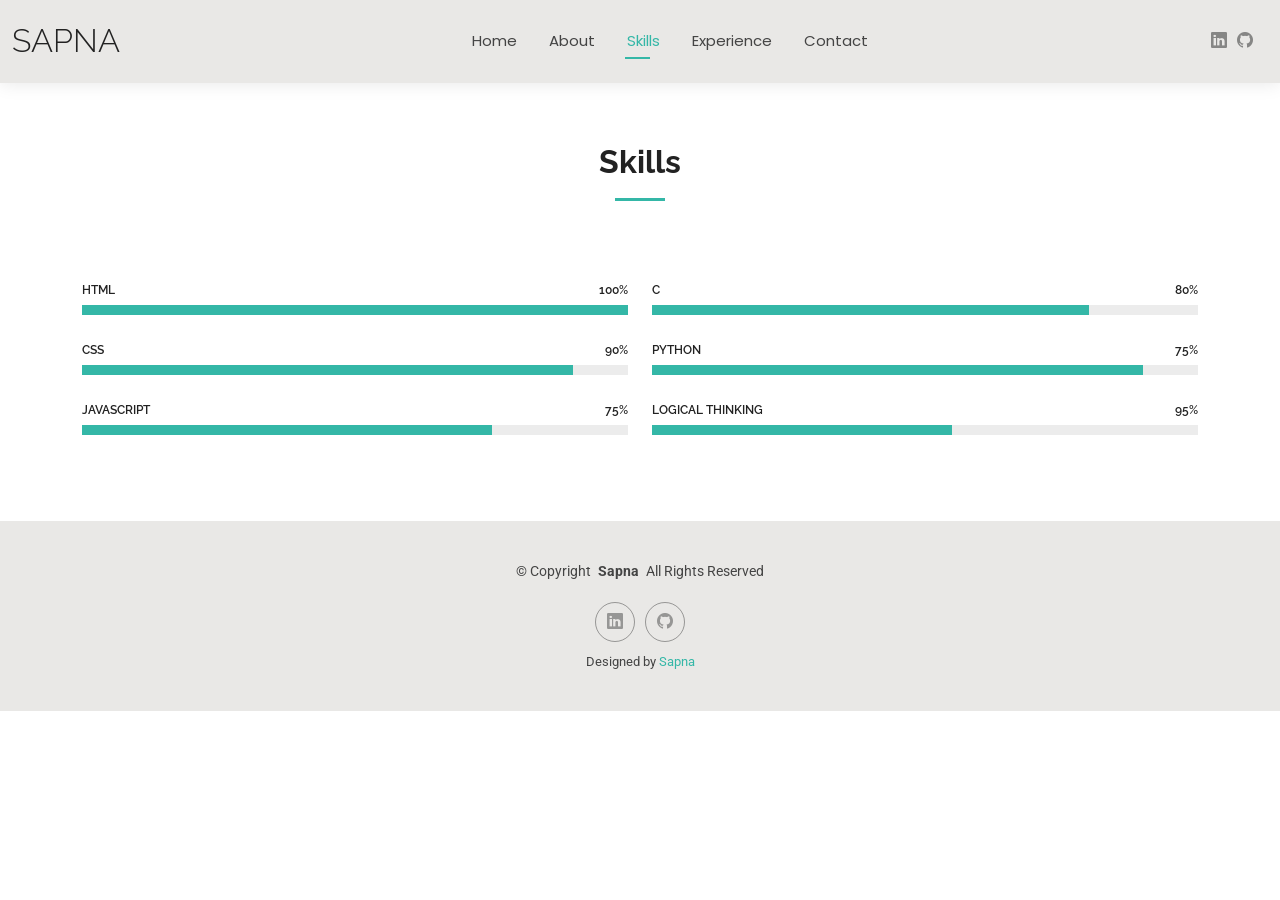
<file: skills.html>
<!DOCTYPE html>
<html lang="en">

<head>
  <meta charset="utf-8">
  <meta content="width=device-width, initial-scale=1.0" name="viewport">
  <title>SAPNA</title>
  <meta name="description" content="">
  <meta name="keywords" content="">

  <!-- Favicons -->
  <link href="assets/img/favicon.png" rel="icon">
  <link href="assets/img/apple-touch-icon.png" rel="apple-touch-icon">

  <!-- Fonts -->
  <link href="https://fonts.googleapis.com" rel="preconnect">
  <link href="https://fonts.gstatic.com" rel="preconnect" crossorigin>
  <link href="https://fonts.googleapis.com/css2?family=Roboto:ital,wght@0,100;0,300;0,400;0,500;0,700;0,900;1,100;1,300;1,400;1,500;1,700;1,900&family=Poppins:ital,wght@0,100;0,200;0,300;0,400;0,500;0,600;0,700;0,800;0,900;1,100;1,200;1,300;1,400;1,500;1,600;1,700;1,800;1,900&family=Raleway:ital,wght@0,100;0,200;0,300;0,400;0,500;0,600;0,700;0,800;0,900;1,100;1,200;1,300;1,400;1,500;1,600;1,700;1,800;1,900&display=swap" rel="stylesheet">

  <!-- Vendor CSS Files -->
  <link href="assets/vendor/bootstrap/css/bootstrap.min.css" rel="stylesheet">
  <link href="assets/vendor/bootstrap-icons/bootstrap-icons.css" rel="stylesheet">
  <link href="assets/vendor/aos/aos.css" rel="stylesheet">
  <link href="assets/vendor/swiper/swiper-bundle.min.css" rel="stylesheet">
  <link href="assets/vendor/glightbox/css/glightbox.min.css" rel="stylesheet">

  <!-- Main CSS File -->
  <link href="assets/css/main.css" rel="stylesheet">

  <!-- =======================================================
  * Template Name: Kelly
  * Template URL: https://bootstrapmade.com/kelly-free-bootstrap-cv-resume-html-template/
  * Updated: Aug 07 2024 with Bootstrap v5.3.3
  * Author: BootstrapMade.com
  * License: https://bootstrapmade.com/license/
  ======================================================== -->
</head>

<body class="about-page">

  <header id="header" class="header d-flex align-items-center light-background sticky-top">
    <div class="container-fluid position-relative d-flex align-items-center justify-content-between">

      <a href="index.html" class="logo d-flex align-items-center me-auto me-xl-0">
        <!-- Uncomment the line below if you also wish to use an image logo -->
        <!-- <img src="assets/img/logo.png" alt=""> -->
        <h1 class="sitename">Sapna</h1>
      </a>

      <nav id="navmenu" class="navmenu">
        <ul>
          <li><a href="index.html">Home</a></li>
          <li><a href="about.html" >About</a></li>
          <li><a href="skills.html" class="active">Skills</a></li>
          <li><a href="services.html">Experience</a></li>
          <li><a href="contact.html">Contact</a></li>
        </ul>
        <i class="mobile-nav-toggle d-xl-none bi bi-list"></i>
      </nav>

      <div class="header-social-links">
        <a href="https://www.linkedin.com/in/sapna-mithra" class="linkedin"><i class="bi bi-linkedin"></i></a>
        <a href="https://github.com/sapnam1606" class="github"><i class="bi bi-github"></i></a>
      </div>

    </div>
  </header>

  <main class="main">

    
    <!-- Skills Section -->
    <section id="skills" class="skills section">

      <!-- Section Title -->
      <div class="container section-title" data-aos="fade-up">
        <h2>Skills</h2>
      </div><!-- End Section Title -->

      <div class="container" data-aos="fade-up" data-aos-delay="100">

        <div class="row skills-content skills-animation">

          <div class="col-lg-6">

            <div class="progress">
              <span class="skill"><span>HTML</span> <i class="val">100%</i></span>
              <div class="progress-bar-wrap">
                <div class="progress-bar" role="progressbar" aria-valuenow="100" aria-valuemin="0" aria-valuemax="100"></div>
              </div>
            </div><!-- End Skills Item -->

            <div class="progress">
              <span class="skill"><span>CSS</span> <i class="val">90%</i></span>
              <div class="progress-bar-wrap">
                <div class="progress-bar" role="progressbar" aria-valuenow="90" aria-valuemin="0" aria-valuemax="100"></div>
              </div>
            </div><!-- End Skills Item -->

            <div class="progress">
              <span class="skill"><span>JavaScript</span> <i class="val">75%</i></span>
              <div class="progress-bar-wrap">
                <div class="progress-bar" role="progressbar" aria-valuenow="75" aria-valuemin="0" aria-valuemax="100"></div>
              </div>
            </div><!-- End Skills Item -->

          </div>

          <div class="col-lg-6">

            <div class="progress">
              <span class="skill"><span>C</span> <i class="val">80%</i></span>
              <div class="progress-bar-wrap">
                <div class="progress-bar" role="progressbar" aria-valuenow="80" aria-valuemin="0" aria-valuemax="100"></div>
              </div>
            </div><!-- End Skills Item -->

            <div class="progress">
              <span class="skill"><span>Python</span> <i class="val">75%</i></span>
              <div class="progress-bar-wrap">
                <div class="progress-bar" role="progressbar" aria-valuenow="90" aria-valuemin="0" aria-valuemax="100"></div>
              </div>
            </div><!-- End Skills Item -->

            <div class="progress">
              <span class="skill"><span>Logical thinking</span> <i class="val">95%</i></span>
              <div class="progress-bar-wrap">
                <div class="progress-bar" role="progressbar" aria-valuenow="55" aria-valuemin="0" aria-valuemax="100"></div>
              </div>
            </div><!-- End Skills Item -->

          </div>

        </div>

      </div>

    </section><!-- /Skills Section -->

    
     
  </main>

  <footer id="footer" class="footer light-background">

    <div class="container">
      <div class="copyright text-center ">
        <p>© <span>Copyright</span> <strong class="px-1 sitename">Sapna</strong> <span>All Rights Reserved<br></span></p>
      </div>
      <div class="social-links d-flex justify-content-center">
        <a href="https://www.linkedin.com/in/sapna-mithra"><i class="bi bi-linkedin"></i></a>
        <a href="https://github.com/sapnam1606"><i class="bi bi-github"></i></a>
      </div>
      <div class="credits">
        <!-- All the links in the footer should remain intact. -->
        <!-- You can delete the links only if you've purchased the pro version. -->
        <!-- Licensing information: https://bootstrapmade.com/license/ -->
        <!-- Purchase the pro version with working PHP/AJAX contact form: [buy-url] -->
        Designed by <a href="https://bootstrapmade.com/">Sapna</a>
      </div>
    </div>

  </footer>

  <!-- Scroll Top -->
  <a href="#" id="scroll-top" class="scroll-top d-flex align-items-center justify-content-center"><i class="bi bi-arrow-up-short"></i></a>

  <!-- Preloader -->
  <div id="preloader"></div>

  <!-- Vendor JS Files -->
  <script src="assets/vendor/bootstrap/js/bootstrap.bundle.min.js"></script>
  <script src="assets/vendor/php-email-form/validate.js"></script>
  <script src="assets/vendor/aos/aos.js"></script>
  <script src="assets/vendor/waypoints/noframework.waypoints.js"></script>
  <script src="assets/vendor/purecounter/purecounter_vanilla.js"></script>
  <script src="assets/vendor/swiper/swiper-bundle.min.js"></script>
  <script src="assets/vendor/glightbox/js/glightbox.min.js"></script>
  <script src="assets/vendor/imagesloaded/imagesloaded.pkgd.min.js"></script>
  <script src="assets/vendor/isotope-layout/isotope.pkgd.min.js"></script>

  <!-- Main JS File -->
  <script src="assets/js/main.js"></script>

</body>

</html>
</file>
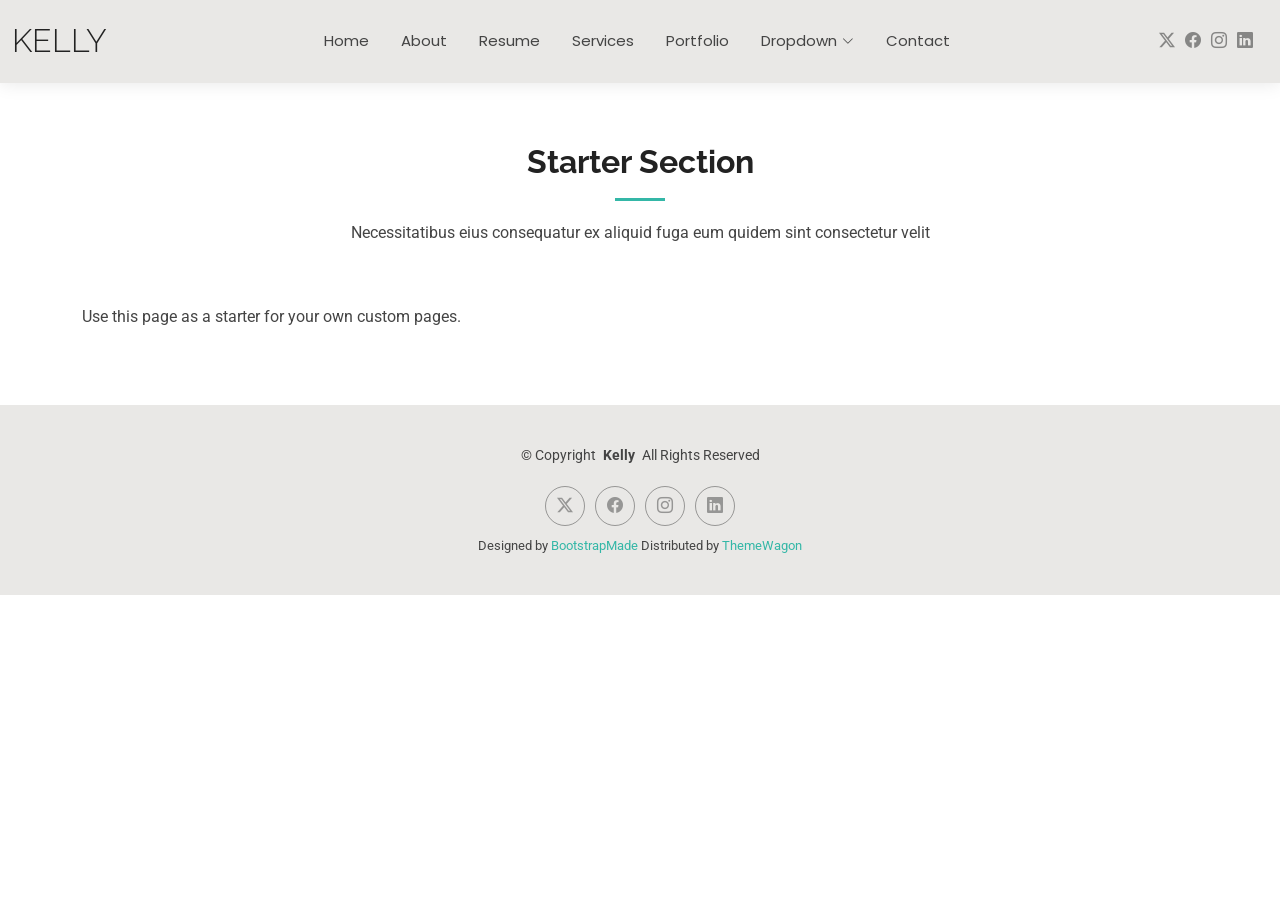
<file: starter-page.html>
<!DOCTYPE html>
<html lang="en">

<head>
  <meta charset="utf-8">
  <meta content="width=device-width, initial-scale=1.0" name="viewport">
  <title>SAPNA</title></title>
  <meta name="description" content="">
  <meta name="keywords" content="">

  <!-- Favicons -->
  <link href="assets/img/favicon.png" rel="icon">
  <link href="assets/img/apple-touch-icon.png" rel="apple-touch-icon">

  <!-- Fonts -->
  <link href="https://fonts.googleapis.com" rel="preconnect">
  <link href="https://fonts.gstatic.com" rel="preconnect" crossorigin>
  <link href="https://fonts.googleapis.com/css2?family=Roboto:ital,wght@0,100;0,300;0,400;0,500;0,700;0,900;1,100;1,300;1,400;1,500;1,700;1,900&family=Poppins:ital,wght@0,100;0,200;0,300;0,400;0,500;0,600;0,700;0,800;0,900;1,100;1,200;1,300;1,400;1,500;1,600;1,700;1,800;1,900&family=Raleway:ital,wght@0,100;0,200;0,300;0,400;0,500;0,600;0,700;0,800;0,900;1,100;1,200;1,300;1,400;1,500;1,600;1,700;1,800;1,900&display=swap" rel="stylesheet">

  <!-- Vendor CSS Files -->
  <link href="assets/vendor/bootstrap/css/bootstrap.min.css" rel="stylesheet">
  <link href="assets/vendor/bootstrap-icons/bootstrap-icons.css" rel="stylesheet">
  <link href="assets/vendor/aos/aos.css" rel="stylesheet">
  <link href="assets/vendor/swiper/swiper-bundle.min.css" rel="stylesheet">
  <link href="assets/vendor/glightbox/css/glightbox.min.css" rel="stylesheet">

  <!-- Main CSS File -->
  <link href="assets/css/main.css" rel="stylesheet">

  <!-- =======================================================
  * Template Name: Kelly
  * Template URL: https://bootstrapmade.com/kelly-free-bootstrap-cv-resume-html-template/
  * Updated: Aug 07 2024 with Bootstrap v5.3.3
  * Author: BootstrapMade.com
  * License: https://bootstrapmade.com/license/
  ======================================================== -->
</head>

<body class="starter-page-page">

  <header id="header" class="header d-flex align-items-center light-background sticky-top">
    <div class="container-fluid position-relative d-flex align-items-center justify-content-between">

      <a href="index.html" class="logo d-flex align-items-center me-auto me-xl-0">
        <!-- Uncomment the line below if you also wish to use an image logo -->
        <!-- <img src="assets/img/logo.png" alt=""> -->
        <h1 class="sitename">Kelly</h1>
      </a>

      <nav id="navmenu" class="navmenu">
        <ul>
          <li><a href="index.html">Home</a></li>
          <li><a href="about.html">About</a></li>
          <li><a href="resume.html">Resume</a></li>
          <li><a href="services.html">Services</a></li>
          <li><a href="portfolio.html">Portfolio</a></li>
          <li class="dropdown"><a href="#"><span>Dropdown</span> <i class="bi bi-chevron-down toggle-dropdown"></i></a>
            <ul>
              <li><a href="#">Dropdown 1</a></li>
              <li class="dropdown"><a href="#"><span>Deep Dropdown</span> <i class="bi bi-chevron-down toggle-dropdown"></i></a>
                <ul>
                  <li><a href="#">Deep Dropdown 1</a></li>
                  <li><a href="#">Deep Dropdown 2</a></li>
                  <li><a href="#">Deep Dropdown 3</a></li>
                  <li><a href="#">Deep Dropdown 4</a></li>
                  <li><a href="#">Deep Dropdown 5</a></li>
                </ul>
              </li>
              <li><a href="#">Dropdown 2</a></li>
              <li><a href="#">Dropdown 3</a></li>
              <li><a href="#">Dropdown 4</a></li>
            </ul>
          </li>
          <li><a href="contact.html">Contact</a></li>
        </ul>
        <i class="mobile-nav-toggle d-xl-none bi bi-list"></i>
      </nav>

      <div class="header-social-links">
        <a href="#" class="twitter"><i class="bi bi-twitter-x"></i></a>
        <a href="#" class="facebook"><i class="bi bi-facebook"></i></a>
        <a href="#" class="instagram"><i class="bi bi-instagram"></i></a>
        <a href="#" class="linkedin"><i class="bi bi-linkedin"></i></a>
      </div>

    </div>
  </header>

  <main class="main">

    <!-- Starter Section Section -->
    <section id="starter-section" class="starter-section section">

      <!-- Section Title -->
      <div class="container section-title" data-aos="fade-up">
        <h2>Starter Section</h2>
        <p>Necessitatibus eius consequatur ex aliquid fuga eum quidem sint consectetur velit</p>
      </div><!-- End Section Title -->

      <div class="container" data-aos="fade-up">
        <p>Use this page as a starter for your own custom pages.</p>
      </div>

    </section><!-- /Starter Section Section -->

  </main>

  <footer id="footer" class="footer light-background">

    <div class="container">
      <div class="copyright text-center ">
        <p>© <span>Copyright</span> <strong class="px-1 sitename">Kelly</strong> <span>All Rights Reserved<br></span></p>
      </div>
      <div class="social-links d-flex justify-content-center">
        <a href=""><i class="bi bi-twitter-x"></i></a>
        <a href=""><i class="bi bi-facebook"></i></a>
        <a href=""><i class="bi bi-instagram"></i></a>
        <a href=""><i class="bi bi-linkedin"></i></a>
      </div>
      <div class="credits">
        <!-- All the links in the footer should remain intact. -->
        <!-- You can delete the links only if you've purchased the pro version. -->
        <!-- Licensing information: https://bootstrapmade.com/license/ -->
        <!-- Purchase the pro version with working PHP/AJAX contact form: [buy-url] -->
        Designed by <a href="https://bootstrapmade.com/">BootstrapMade</a> Distributed by <a href=“https://themewagon.com>ThemeWagon
      </div>
    </div>

  </footer>

  <!-- Scroll Top -->
  <a href="#" id="scroll-top" class="scroll-top d-flex align-items-center justify-content-center"><i class="bi bi-arrow-up-short"></i></a>

  <!-- Preloader -->
  <div id="preloader"></div>

  <!-- Vendor JS Files -->
  <script src="assets/vendor/bootstrap/js/bootstrap.bundle.min.js"></script>
  <script src="assets/vendor/php-email-form/validate.js"></script>
  <script src="assets/vendor/aos/aos.js"></script>
  <script src="assets/vendor/waypoints/noframework.waypoints.js"></script>
  <script src="assets/vendor/purecounter/purecounter_vanilla.js"></script>
  <script src="assets/vendor/swiper/swiper-bundle.min.js"></script>
  <script src="assets/vendor/glightbox/js/glightbox.min.js"></script>
  <script src="assets/vendor/imagesloaded/imagesloaded.pkgd.min.js"></script>
  <script src="assets/vendor/isotope-layout/isotope.pkgd.min.js"></script>

  <!-- Main JS File -->
  <script src="assets/js/main.js"></script>

</body>

</html>
</file>
<file: assets/css/main.css>
/**
* Template Name: Kelly
* Template URL: https://bootstrapmade.com/kelly-free-bootstrap-cv-resume-html-template/
* Updated: Aug 07 2024 with Bootstrap v5.3.3
* Author: BootstrapMade.com
* License: https://bootstrapmade.com/license/
*/

/*--------------------------------------------------------------
# Font & Color Variables
# Help: https://bootstrapmade.com/color-system/
--------------------------------------------------------------*/
/* Fonts */
:root {
  --default-font: "Roboto",  system-ui, -apple-system, "Segoe UI", Roboto, "Helvetica Neue", Arial, "Noto Sans", "Liberation Sans", sans-serif, "Apple Color Emoji", "Segoe UI Emoji", "Segoe UI Symbol", "Noto Color Emoji";
  --heading-font: "Raleway",  sans-serif;
  --nav-font: "Poppins",  sans-serif;
}

/* Global Colors - The following color variables are used throughout the website. Updating them here will change the color scheme of the entire website */
:root { 
  --background-color: #ffffff; /* Background color for the entire website, including individual sections */
  --default-color: #444444; /* Default color used for the majority of the text content across the entire website */
  --heading-color: #222222; /* Color for headings, subheadings and title throughout the website */
  --accent-color: #34b7a7; /* Accent color that represents your brand on the website. It's used for buttons, links, and other elements that need to stand out */
  --surface-color: #ffffff; /* The surface color is used as a background of boxed elements within sections, such as cards, icon boxes, or other elements that require a visual separation from the global background. */
  --contrast-color: #ffffff; /* Contrast color for text, ensuring readability against backgrounds of accent, heading, or default colors. */
}

/* Nav Menu Colors - The following color variables are used specifically for the navigation menu. They are separate from the global colors to allow for more customization options */
:root {
  --nav-color: #444444;  /* The default color of the main navmenu links */
  --nav-hover-color: #34b7a7; /* Applied to main navmenu links when they are hovered over or active */
  --nav-mobile-background-color: #ffffff; /* Used as the background color for mobile navigation menu */
  --nav-dropdown-background-color: #ffffff; /* Used as the background color for dropdown items that appear when hovering over primary navigation items */
  --nav-dropdown-color: #444444; /* Used for navigation links of the dropdown items in the navigation menu. */
  --nav-dropdown-hover-color: #34b7a7; /* Similar to --nav-hover-color, this color is applied to dropdown navigation links when they are hovered over. */
}

/* Color Presets - These classes override global colors when applied to any section or element, providing reuse of the sam color scheme. */

.light-background {
  --background-color: #e9e8e6;
  --surface-color: #ffffff;
}

.dark-background {
  --background-color: #060606;
  --default-color: #ffffff;
  --heading-color: #ffffff;
  --surface-color: #252525;
  --contrast-color: #ffffff;
}

/* Smooth scroll */
:root {
  scroll-behavior: smooth;
}

/*--------------------------------------------------------------
# General Styling & Shared Classes
--------------------------------------------------------------*/
body {
  color: var(--default-color);
  background-color: var(--background-color);
  font-family: var(--default-font);
}

a {
  color: var(--accent-color);
  text-decoration: none;
  transition: 0.3s;
}

a:hover {
  color: color-mix(in srgb, var(--accent-color), transparent 25%);
  text-decoration: none;
}

h1,
h2,
h3,
h4,
h5,
h6 {
  color: var(--heading-color);
  font-family: var(--heading-font);
}

/* PHP Email Form Messages
------------------------------*/
.php-email-form .error-message {
  display: none;
  background: #df1529;
  color: #ffffff;
  text-align: left;
  padding: 15px;
  margin-bottom: 24px;
  font-weight: 600;
}

.php-email-form .sent-message {
  display: none;
  color: #ffffff;
  background: #059652;
  text-align: center;
  padding: 15px;
  margin-bottom: 24px;
  font-weight: 600;
}

.php-email-form .loading {
  display: none;
  background: var(--surface-color);
  text-align: center;
  padding: 15px;
  margin-bottom: 24px;
}

.php-email-form .loading:before {
  content: "";
  display: inline-block;
  border-radius: 50%;
  width: 24px;
  height: 24px;
  margin: 0 10px -6px 0;
  border: 3px solid var(--accent-color);
  border-top-color: var(--surface-color);
  animation: php-email-form-loading 1s linear infinite;
}

@keyframes php-email-form-loading {
  0% {
    transform: rotate(0deg);
  }

  100% {
    transform: rotate(360deg);
  }
}

/*--------------------------------------------------------------
# Global Header
--------------------------------------------------------------*/
.header {
  color: var(--default-color);
  background-color: var(--background-color);
  padding: 15px 0;
  transition: all 0.5s;
  z-index: 997;
  box-shadow: 0px 0 18px rgba(0, 0, 0, 0.1);
}

.header .logo {
  line-height: 1;
}

.header .logo img {
  max-height: 36px;
  margin-right: 8px;
}

.header .logo h1 {
  font-size: 32px;
  margin: 0;
  font-weight: 300;
  text-transform: uppercase;
  color: var(--heading-color);
}

.header .header-social-links {
  padding-right: 15px;
}

.header .header-social-links a {
  color: color-mix(in srgb, var(--default-color), transparent 40%);
  padding-left: 6px;
  display: inline-block;
  transition: 0.3s;
  font-size: 16px;
}

.header .header-social-links a:hover {
  color: var(--accent-color);
}

.header .header-social-links a i {
  line-height: 0px;
}

@media (max-width: 1200px) {
  .header .logo {
    order: 1;
  }

  .header .header-social-links {
    order: 2;
  }

  .header .navmenu {
    order: 3;
  }
}

/*--------------------------------------------------------------
# Navigation Menu
--------------------------------------------------------------*/
/* Desktop Navigation */
@media (min-width: 1200px) {
  .navmenu {
    padding: 0;
  }

  .navmenu ul {
    margin: 0;
    padding: 0;
    display: flex;
    list-style: none;
    align-items: center;
  }

  .navmenu li {
    position: relative;
  }

  .navmenu>ul>li {
    white-space: nowrap;
    padding: 15px 14px;
  }

  .navmenu>ul>li:last-child {
    padding-right: 0;
  }

  .navmenu a,
  .navmenu a:focus {
    color: var(--nav-color);
    font-size: 15px;
    padding: 0 2px;
    font-family: var(--nav-font);
    font-weight: 400;
    display: flex;
    align-items: center;
    justify-content: space-between;
    white-space: nowrap;
    transition: 0.3s;
    position: relative;
  }

  .navmenu a i,
  .navmenu a:focus i {
    font-size: 12px;
    line-height: 0;
    margin-left: 5px;
    transition: 0.3s;
  }

  .navmenu>ul>li>a:before {
    content: "";
    position: absolute;
    height: 2px;
    bottom: -6px;
    left: 0;
    background-color: var(--nav-hover-color);
    visibility: hidden;
    width: 0px;
    transition: all 0.3s ease-in-out 0s;
  }

  .navmenu a:hover:before,
  .navmenu li:hover>a:before,
  .navmenu .active:before {
    visibility: visible;
    width: 25px;
  }

  .navmenu li:hover>a,
  .navmenu .active,
  .navmenu .active:focus {
    color: var(--nav-hover-color);
  }

  .navmenu .dropdown ul {
    margin: 0;
    padding: 10px 0;
    background: var(--nav-dropdown-background-color);
    display: block;
    position: absolute;
    visibility: hidden;
    left: 14px;
    top: 130%;
    opacity: 0;
    transition: 0.3s;
    border-radius: 4px;
    z-index: 99;
    box-shadow: 0px 0px 30px rgba(0, 0, 0, 0.1);
  }

  .navmenu .dropdown ul li {
    min-width: 200px;
  }

  .navmenu .dropdown ul a {
    padding: 10px 20px;
    font-size: 15px;
    text-transform: none;
    color: var(--nav-dropdown-color);
  }

  .navmenu .dropdown ul a i {
    font-size: 12px;
  }

  .navmenu .dropdown ul a:hover,
  .navmenu .dropdown ul .active:hover,
  .navmenu .dropdown ul li:hover>a {
    color: var(--nav-dropdown-hover-color);
  }

  .navmenu .dropdown:hover>ul {
    opacity: 1;
    top: 100%;
    visibility: visible;
  }

  .navmenu .dropdown .dropdown ul {
    top: 0;
    left: -90%;
    visibility: hidden;
  }

  .navmenu .dropdown .dropdown:hover>ul {
    opacity: 1;
    top: 0;
    left: -100%;
    visibility: visible;
  }
}

/* Mobile Navigation */
@media (max-width: 1199px) {
  .mobile-nav-toggle {
    color: var(--nav-color);
    font-size: 28px;
    line-height: 0;
    margin-right: 10px;
    cursor: pointer;
    transition: color 0.3s;
  }

  .navmenu {
    padding: 0;
    z-index: 9997;
  }

  .navmenu ul {
    display: none;
    list-style: none;
    position: absolute;
    inset: 60px 20px 20px 20px;
    padding: 10px 0;
    margin: 0;
    border-radius: 6px;
    background-color: var(--nav-mobile-background-color);
    border: 1px solid color-mix(in srgb, var(--default-color), transparent 90%);
    box-shadow: none;
    overflow-y: auto;
    transition: 0.3s;
    z-index: 9998;
  }

  .navmenu a,
  .navmenu a:focus {
    color: var(--nav-dropdown-color);
    padding: 10px 20px;
    font-family: var(--nav-font);
    font-size: 17px;
    font-weight: 500;
    display: flex;
    align-items: center;
    justify-content: space-between;
    white-space: nowrap;
    transition: 0.3s;
  }

  .navmenu a i,
  .navmenu a:focus i {
    font-size: 12px;
    line-height: 0;
    margin-left: 5px;
    width: 30px;
    height: 30px;
    display: flex;
    align-items: center;
    justify-content: center;
    border-radius: 50%;
    transition: 0.3s;
    background-color: color-mix(in srgb, var(--accent-color), transparent 90%);
  }

  .navmenu a i:hover,
  .navmenu a:focus i:hover {
    background-color: var(--accent-color);
    color: var(--contrast-color);
  }

  .navmenu a:hover,
  .navmenu .active,
  .navmenu .active:focus {
    color: var(--nav-dropdown-hover-color);
  }

  .navmenu .active i,
  .navmenu .active:focus i {
    background-color: var(--accent-color);
    color: var(--contrast-color);
    transform: rotate(180deg);
  }

  .navmenu .dropdown ul {
    position: static;
    display: none;
    z-index: 99;
    padding: 10px 0;
    margin: 10px 20px;
    background-color: var(--nav-dropdown-background-color);
    transition: all 0.5s ease-in-out;
  }

  .navmenu .dropdown ul ul {
    background-color: rgba(33, 37, 41, 0.1);
  }

  .navmenu .dropdown>.dropdown-active {
    display: block;
    background-color: rgba(33, 37, 41, 0.03);
  }

  .mobile-nav-active {
    overflow: hidden;
  }

  .mobile-nav-active .mobile-nav-toggle {
    color: #fff;
    position: absolute;
    font-size: 32px;
    top: 15px;
    right: 15px;
    margin-right: 0;
    z-index: 9999;
  }

  .mobile-nav-active .navmenu {
    position: fixed;
    overflow: hidden;
    inset: 0;
    background: rgba(33, 37, 41, 0.8);
    transition: 0.3s;
  }

  .mobile-nav-active .navmenu>ul {
    display: block;
  }
}

/*--------------------------------------------------------------
# Global Footer
--------------------------------------------------------------*/
.footer {
  color: var(--default-color);
  background-color: var(--background-color);
  font-size: 14px;
  padding: 40px 0;
  position: relative;
}

.footer .copyright p {
  margin-bottom: 0;
}

.footer .social-links {
  margin-top: 20px;
}

.footer .social-links a {
  display: flex;
  align-items: center;
  justify-content: center;
  width: 40px;
  height: 40px;
  border-radius: 50%;
  border: 1px solid color-mix(in srgb, var(--default-color), transparent 50%);
  font-size: 16px;
  color: color-mix(in srgb, var(--default-color), transparent 50%);
  margin: 0 5px;
  transition: 0.3s;
}

.footer .social-links a:hover {
  color: var(--accent-color);
  border-color: var(--accent-color);
}

.footer .credits {
  margin-top: 10px;
  font-size: 13px;
  text-align: center;
}

/*--------------------------------------------------------------
# Preloader
--------------------------------------------------------------*/
#preloader {
  position: fixed;
  inset: 0;
  z-index: 9999;
  overflow: hidden;
  background-color: var(--background-color);
  transition: all 0.6s ease-out;
  width: 100%;
  height: 100vh;
}

#preloader:before,
#preloader:after {
  content: "";
  position: absolute;
  border: 4px solid var(--accent-color);
  border-radius: 50%;
  animation: animate-preloader 2s cubic-bezier(0, 0.2, 0.8, 1) infinite;
}

#preloader:after {
  animation-delay: -0.5s;
}

@keyframes animate-preloader {
  0% {
    width: 10px;
    height: 10px;
    top: calc(50% - 5px);
    left: calc(50% - 5px);
    opacity: 1;
  }

  100% {
    width: 72px;
    height: 72px;
    top: calc(50% - 36px);
    left: calc(50% - 36px);
    opacity: 0;
  }
}

/*--------------------------------------------------------------
# Scroll Top Button
--------------------------------------------------------------*/
.scroll-top {
  position: fixed;
  visibility: hidden;
  opacity: 0;
  right: 15px;
  bottom: -15px;
  z-index: 99999;
  background-color: var(--accent-color);
  width: 44px;
  height: 44px;
  border-radius: 50px;
  transition: all 0.4s;
}

.scroll-top i {
  font-size: 24px;
  color: var(--contrast-color);
  line-height: 0;
}

.scroll-top:hover {
  background-color: color-mix(in srgb, var(--accent-color), transparent 20%);
  color: var(--contrast-color);
}

.scroll-top.active {
  visibility: visible;
  opacity: 1;
  bottom: 15px;
}

/*--------------------------------------------------------------
# Disable aos animation delay on mobile devices
--------------------------------------------------------------*/
@media screen and (max-width: 768px) {
  [data-aos-delay] {
    transition-delay: 0 !important;
  }
}

/*--------------------------------------------------------------
# Global Page Titles & Breadcrumbs
--------------------------------------------------------------*/
.page-title {
  color: var(--default-color);
  background-color: var(--background-color);
  padding: 25px 0;
  position: relative;
  border-bottom: 1px solid color-mix(in srgb, var(--default-color), transparent 85%);
}

.page-title h1 {
  font-size: 24px;
  font-weight: 400;
}

.page-title .breadcrumbs ol {
  display: flex;
  flex-wrap: wrap;
  list-style: none;
  padding: 0;
  margin: 0;
  font-size: 14px;
  font-weight: 400;
}

.page-title .breadcrumbs ol li+li {
  padding-left: 10px;
}

.page-title .breadcrumbs ol li+li::before {
  content: "/";
  display: inline-block;
  padding-right: 10px;
  color: color-mix(in srgb, var(--default-color), transparent 70%);
}

/*--------------------------------------------------------------
# Global Sections
--------------------------------------------------------------*/
section,
.section {
  color: var(--default-color);
  background-color: var(--background-color);
  padding: 60px 0;
  scroll-margin-top: 100px;
  overflow: clip;
}

@media (max-width: 1199px) {

  section,
  .section {
    scroll-margin-top: 66px;
  }
}

/*--------------------------------------------------------------
# Global Section Titles
--------------------------------------------------------------*/
.section-title {
  text-align: center;
  padding-bottom: 60px;
  position: relative;
}

.section-title h2 {
  font-size: 32px;
  font-weight: 700;
  margin-bottom: 20px;
  padding-bottom: 20px;
  position: relative;
}

.section-title h2:after {
  content: "";
  position: absolute;
  display: block;
  width: 50px;
  height: 3px;
  background: var(--accent-color);
  left: 0;
  right: 0;
  bottom: 0;
  margin: auto;
}

.section-title p {
  margin-bottom: 0;
}

/*--------------------------------------------------------------
# Hero Section
--------------------------------------------------------------*/
.hero {
 .hero {
  width: 100%;
  min-height: calc(100vh - 82px);
  position: relative;
  padding: 80px 0;
  display: flex;
  align-items: center;
  justify-content: center;

  /* Background Image */
  background: linear-gradient(
    rgba(0,0,0,0.5),
    rgba(0,0,0,0.5)
  ),
  url("../img/hero-bg.jpeg") center center / cover no-repeat;

}

}

@media (max-width: 1200px) {
  .hero {
    min-height: calc(100vh - 68px);
  }
}

.hero img {
  position: absolute;
  inset: 0;
  display: block;
  width: 100%;
  height: 100%;
  object-fit: cover;
  z-index: 1;
}

.hero .container {
  position: relative;
  z-index: 3;
}

.hero h2 {
  margin: 0;
  font-size: 48px;
  font-weight: 700;
}

.hero p {
  margin: 10px 0 0 0;
  font-size: 24px;
  color: var(--heading-color);
}

.hero .btn-get-started {
  color: var(--contrast-color);
  background: var(--accent-color);
  font-family: var(--heading-font);
  text-transform: uppercase;
  font-weight: 600;
  font-size: 12px;
  letter-spacing: 1px;
  display: inline-block;
  padding: 12px 40px;
  border-radius: 50px;
  transition: 0.5s;
  margin-top: 30px;
}

.hero .btn-get-started:hover {
  background: color-mix(in srgb, var(--accent-color) 90%, white 20%);
}

@media (max-width: 768px) {
  .hero h2 {
    font-size: 32px;
  }

  .hero p {
    font-size: 18px;
  }
}

/*--------------------------------------------------------------
# About Section
--------------------------------------------------------------*/
.about .content h2 {
  font-weight: 700;
  font-size: 24px;
}

.about .content ul {
  list-style: none;
  padding: 0;
}

.about .content ul li {
  margin-bottom: 20px;
  display: flex;
  align-items: center;
}

.about .content ul strong {
  margin-right: 10px;
}

.about .content ul i {
  font-size: 16px;
  margin-right: 5px;
  color: var(--accent-color);
  line-height: 0;
}

/*--------------------------------------------------------------
# Skills Section
--------------------------------------------------------------*/
.skills .progress {
  height: 60px;
  display: block;
  background: none;
  border-radius: 0;
}

.skills .progress .skill {
  color: var(--heading-color);
  padding: 0;
  margin: 0 0 6px 0;
  text-transform: uppercase;
  display: block;
  font-weight: 600;
  font-family: var(--heading-font);
}

.skills .progress .skill .val {
  float: right;
  font-style: normal;
}

.skills .progress-bar-wrap {
  background: color-mix(in srgb, var(--default-color), transparent 90%);
  height: 10px;
}

.skills .progress-bar {
  width: 1px;
  height: 10px;
  transition: 0.9s;
  background-color: var(--accent-color);
}

/*--------------------------------------------------------------
# Stats Section
--------------------------------------------------------------*/
.stats .stats-item {
  padding: 30px;
  width: 100%;
}

.stats .stats-item span {
  color: var(--heading-color);
  font-size: 48px;
  display: block;
  font-weight: 700;
  margin-bottom: 20px;
  padding-bottom: 20px;
  position: relative;
}

.stats .stats-item span:after {
  content: "";
  position: absolute;
  display: block;
  width: 25px;
  height: 3px;
  background: var(--accent-color);
  left: 0;
  right: 0;
  bottom: 0;
  margin: auto;
}

.stats .stats-item p {
  color: color-mix(in srgb, var(--default-color), transparent 40%);
  padding: 0;
  margin: 0;
  font-family: var(--heading-font);
  font-weight: 500;
}

/*--------------------------------------------------------------
# Testimonials Section
--------------------------------------------------------------*/
.testimonials .section-header {
  margin-bottom: 40px;
}

.testimonials .testimonials-carousel,
.testimonials .testimonials-slider {
  overflow: hidden;
}

.testimonials .testimonial-item {
  text-align: center;
}

.testimonials .testimonial-item .testimonial-img {
  width: 120px;
  border-radius: 50%;
  border: 4px solid var(--background-color);
  margin: 0 auto;
}

.testimonials .testimonial-item h3 {
  font-size: 20px;
  font-weight: bold;
  margin: 10px 0 5px 0;
}

.testimonials .testimonial-item h4 {
  font-size: 14px;
  color: color-mix(in srgb, var(--default-color), transparent 40%);
  margin: 0 0 15px 0;
}

.testimonials .testimonial-item .stars {
  margin-bottom: 15px;
}

.testimonials .testimonial-item .stars i {
  color: #ffc107;
  margin: 0 1px;
}

.testimonials .testimonial-item .quote-icon-left,
.testimonials .testimonial-item .quote-icon-right {
  color: color-mix(in srgb, var(--accent-color), transparent 50%);
  font-size: 26px;
  line-height: 0;
}

.testimonials .testimonial-item .quote-icon-left {
  display: inline-block;
  left: -5px;
  position: relative;
}

.testimonials .testimonial-item .quote-icon-right {
  display: inline-block;
  right: -5px;
  position: relative;
  top: 10px;
  transform: scale(-1, -1);
}

.testimonials .testimonial-item p {
  font-style: italic;
  margin: 0 auto 15px auto;
}

.testimonials .swiper-wrapper {
  height: auto;
}

.testimonials .swiper-pagination {
  margin-top: 20px;
  position: relative;
}

.testimonials .swiper-pagination .swiper-pagination-bullet {
  width: 12px;
  height: 12px;
  opacity: 1;
  background-color: color-mix(in srgb, var(--default-color), transparent 85%);
}

.testimonials .swiper-pagination .swiper-pagination-bullet-active {
  background-color: var(--accent-color);
}

@media (min-width: 992px) {
  .testimonials .testimonial-item p {
    width: 80%;
  }
}

/*--------------------------------------------------------------
# Resume Section
--------------------------------------------------------------*/
.resume .resume-title {
  color: var(--heading-color);
  font-size: 26px;
  font-weight: 700;
  margin-top: 20px;
  margin-bottom: 20px;
}

.resume .resume-item {
  padding: 0 0 20px 20px;
  margin-top: -2px;
  border-left: 2px solid var(--accent-color);
  position: relative;
}

.resume .resume-item h4 {
  line-height: 18px;
  font-size: 18px;
  font-weight: 600;
  text-transform: uppercase;
  color: color-mix(in srgb, var(--default-color), transparent 20%);
  margin-bottom: 10px;
}

.resume .resume-item h5 {
  font-size: 16px;
  padding: 5px 15px;
  display: inline-block;
  font-weight: 600;
  margin-bottom: 10px;
}

.resume .resume-item ul {
  padding-left: 20px;
}

.resume .resume-item ul li {
  padding-bottom: 10px;
}

.resume .resume-item:last-child {
  padding-bottom: 0;
}

.resume .resume-item::before {
  content: "";
  position: absolute;
  width: 16px;
  height: 16px;
  border-radius: 50px;
  left: -9px;
  top: 0;
  background: var(--background-color);
  border: 2px solid var(--accent-color);
}

/*--------------------------------------------------------------
# Services Section
--------------------------------------------------------------*/
.services .service-item {
  background-color: var(--surface-color);
  box-shadow: 0px 5px 90px 0px rgba(0, 0, 0, 0.1);
  height: 100%;
  padding: 60px 30px;
  text-align: center;
  transition: 0.3s;
  border-radius: 5px;
}

.services .service-item .icon {
  margin: 0 auto;
  width: 100px;
  height: 100px;
  display: flex;
  align-items: center;
  justify-content: center;
  transition: ease-in-out 0.3s;
  position: relative;
}

.services .service-item .icon i {
  font-size: 36px;
  transition: 0.5s;
  position: relative;
}

.services .service-item .icon svg {
  position: absolute;
  top: 0;
  left: 0;
}

.services .service-item .icon svg path {
  transition: 0.5s;
  fill: color-mix(in srgb, var(--default-color), transparent 95%);
}

.services .service-item h3 {
  font-weight: 700;
  margin: 10px 0 15px 0;
  font-size: 22px;
}

.services .service-item p {
  line-height: 24px;
  font-size: 14px;
  margin-bottom: 0;
}

.services .service-item:hover {
  box-shadow: 0px 5px 35px 0px rgba(0, 0, 0, 0.1);
}

.services .service-item.item-cyan i {
  color: #0dcaf0;
}

.services .service-item.item-cyan:hover .icon i {
  color: #fff;
}

.services .service-item.item-cyan:hover .icon path {
  fill: #0dcaf0;
}

.services .service-item.item-orange i {
  color: #fd7e14;
}

.services .service-item.item-orange:hover .icon i {
  color: #fff;
}

.services .service-item.item-orange:hover .icon path {
  fill: #fd7e14;
}

.services .service-item.item-teal i {
  color: #20c997;
}

.services .service-item.item-teal:hover .icon i {
  color: #fff;
}

.services .service-item.item-teal:hover .icon path {
  fill: #20c997;
}

.services .service-item.item-red i {
  color: #df1529;
}

.services .service-item.item-red:hover .icon i {
  color: #fff;
}

.services .service-item.item-red:hover .icon path {
  fill: #df1529;
}

.services .service-item.item-indigo i {
  color: #6610f2;
}

.services .service-item.item-indigo:hover .icon i {
  color: #fff;
}

.services .service-item.item-indigo:hover .icon path {
  fill: #6610f2;
}

.services .service-item.item-pink i {
  color: #f3268c;
}

.services .service-item.item-pink:hover .icon i {
  color: #fff;
}

.services .service-item.item-pink:hover .icon path {
  fill: #f3268c;
}

/*--------------------------------------------------------------
# Portfolio Section
--------------------------------------------------------------*/
.portfolio .portfolio-filters {
  padding: 0;
  margin: 0 auto 20px auto;
  list-style: none;
  text-align: center;
}

.portfolio .portfolio-filters li {
  cursor: pointer;
  display: inline-block;
  padding: 8px 20px 10px 20px;
  margin: 0;
  font-size: 15px;
  font-weight: 500;
  line-height: 1;
  margin-bottom: 5px;
  border-radius: 50px;
  transition: all 0.3s ease-in-out;
  font-family: var(--heading-font);
}

.portfolio .portfolio-filters li:hover,
.portfolio .portfolio-filters li.filter-active {
  color: var(--contrast-color);
  background-color: var(--accent-color);
}

.portfolio .portfolio-filters li:first-child {
  margin-left: 0;
}

.portfolio .portfolio-filters li:last-child {
  margin-right: 0;
}

@media (max-width: 575px) {
  .portfolio .portfolio-filters li {
    font-size: 14px;
    margin: 0 0 10px 0;
  }
}

.portfolio .portfolio-item {
  position: relative;
  overflow: hidden;
}

.portfolio .portfolio-item .portfolio-info {
  opacity: 0;
  position: absolute;
  left: 12px;
  right: 12px;
  bottom: -100%;
  z-index: 3;
  transition: all ease-in-out 0.5s;
  background: color-mix(in srgb, var(--surface-color), transparent 10%);
  padding: 15px;
}

.portfolio .portfolio-item .portfolio-info h4 {
  font-size: 18px;
  font-weight: 600;
  padding-right: 50px;
}

.portfolio .portfolio-item .portfolio-info p {
  color: color-mix(in srgb, var(--default-color), transparent 30%);
  font-size: 14px;
  margin-bottom: 0;
  padding-right: 50px;
}

.portfolio .portfolio-item .portfolio-info .preview-link,
.portfolio .portfolio-item .portfolio-info .details-link {
  position: absolute;
  right: 50px;
  font-size: 24px;
  top: calc(50% - 14px);
  color: color-mix(in srgb, var(--default-color), transparent 30%);
  transition: 0.3s;
  line-height: 0;
}

.portfolio .portfolio-item .portfolio-info .preview-link:hover,
.portfolio .portfolio-item .portfolio-info .details-link:hover {
  color: var(--accent-color);
}

.portfolio .portfolio-item .portfolio-info .details-link {
  right: 14px;
  font-size: 28px;
}

.portfolio .portfolio-item:hover .portfolio-info {
  opacity: 1;
  bottom: 0;
}

/*--------------------------------------------------------------
# Portfolio Details Section
--------------------------------------------------------------*/
.portfolio-details .portfolio-details-slider img {
  width: 100%;
}

.portfolio-details .portfolio-details-slider .swiper-pagination {
  margin-top: 20px;
  position: relative;
}

.portfolio-details .portfolio-details-slider .swiper-pagination .swiper-pagination-bullet {
  width: 12px;
  height: 12px;
  background-color: color-mix(in srgb, var(--default-color), transparent 85%);
  opacity: 1;
}

.portfolio-details .portfolio-details-slider .swiper-pagination .swiper-pagination-bullet-active {
  background-color: var(--accent-color);
}

.portfolio-details .portfolio-info {
  background-color: var(--surface-color);
  padding: 30px;
  box-shadow: 0px 0 30px rgba(0, 0, 0, 0.1);
}

.portfolio-details .portfolio-info h3 {
  font-size: 22px;
  font-weight: 700;
  margin-bottom: 20px;
  padding-bottom: 20px;
  border-bottom: 1px solid color-mix(in srgb, var(--default-color), transparent 85%);
}

.portfolio-details .portfolio-info ul {
  list-style: none;
  padding: 0;
  font-size: 15px;
}

.portfolio-details .portfolio-info ul li+li {
  margin-top: 10px;
}

.portfolio-details .portfolio-description {
  padding-top: 30px;
}

.portfolio-details .portfolio-description h2 {
  font-size: 26px;
  font-weight: 700;
  margin-bottom: 20px;
}

.portfolio-details .portfolio-description p {
  padding: 0;
  color: color-mix(in srgb, var(--default-color), transparent 30%);
}

/*--------------------------------------------------------------
# Contact Section
--------------------------------------------------------------*/
.contact .info-wrap {
  background-color: var(--surface-color);
  box-shadow: 0px 0px 20px rgba(0, 0, 0, 0.1);
  padding: 30px;
}

@media (max-width: 575px) {
  .contact .info-wrap {
    padding: 20px;
  }
}

.contact .info-item {
  margin-bottom: 40px;
}

.contact .info-item i {
  font-size: 20px;
  color: var(--accent-color);
  background: color-mix(in srgb, var(--accent-color), transparent 92%);
  width: 44px;
  height: 44px;
  display: flex;
  justify-content: center;
  align-items: center;
  border-radius: 50px;
  transition: all 0.3s ease-in-out;
  margin-right: 15px;
}

.contact .info-item h3 {
  padding: 0;
  font-size: 18px;
  font-weight: 700;
  margin-bottom: 5px;
}

.contact .info-item p {
  padding: 0;
  margin-bottom: 0;
  font-size: 14px;
}

.contact .info-item:hover i {
  background: var(--accent-color);
  color: var(--contrast-color);
}

.contact .php-email-form {
  background-color: var(--surface-color);
  height: 100%;
  padding: 30px;
  box-shadow: 0px 0px 20px rgba(0, 0, 0, 0.1);
}

@media (max-width: 575px) {
  .contact .php-email-form {
    padding: 20px;
  }
}

.contact .php-email-form input[type=text],
.contact .php-email-form input[type=email],
.contact .php-email-form textarea {
  font-size: 14px;
  padding: 10px 15px;
  box-shadow: none;
  border-radius: 0;
  color: var(--default-color);
  background-color: var(--surface-color);
  border-color: color-mix(in srgb, var(--default-color), transparent 80%);
}

.contact .php-email-form input[type=text]:focus,
.contact .php-email-form input[type=email]:focus,
.contact .php-email-form textarea:focus {
  border-color: var(--accent-color);
}

.contact .php-email-form input[type=text]::placeholder,
.contact .php-email-form input[type=email]::placeholder,
.contact .php-email-form textarea::placeholder {
  color: color-mix(in srgb, var(--default-color), transparent 70%);
}

.contact .php-email-form button[type=submit] {
  color: var(--contrast-color);
  background: var(--accent-color);
  border: 0;
  padding: 10px 30px;
  transition: 0.4s;
  border-radius: 50px;
}

.contact .php-email-form button[type=submit]:hover {
  background: color-mix(in srgb, var(--accent-color), transparent 25%);
}

/*--------------------------------------------------------------
# Starter Section Section
--------------------------------------------------------------*/
.starter-section {
  /* Add your styles here */
}
</file>
